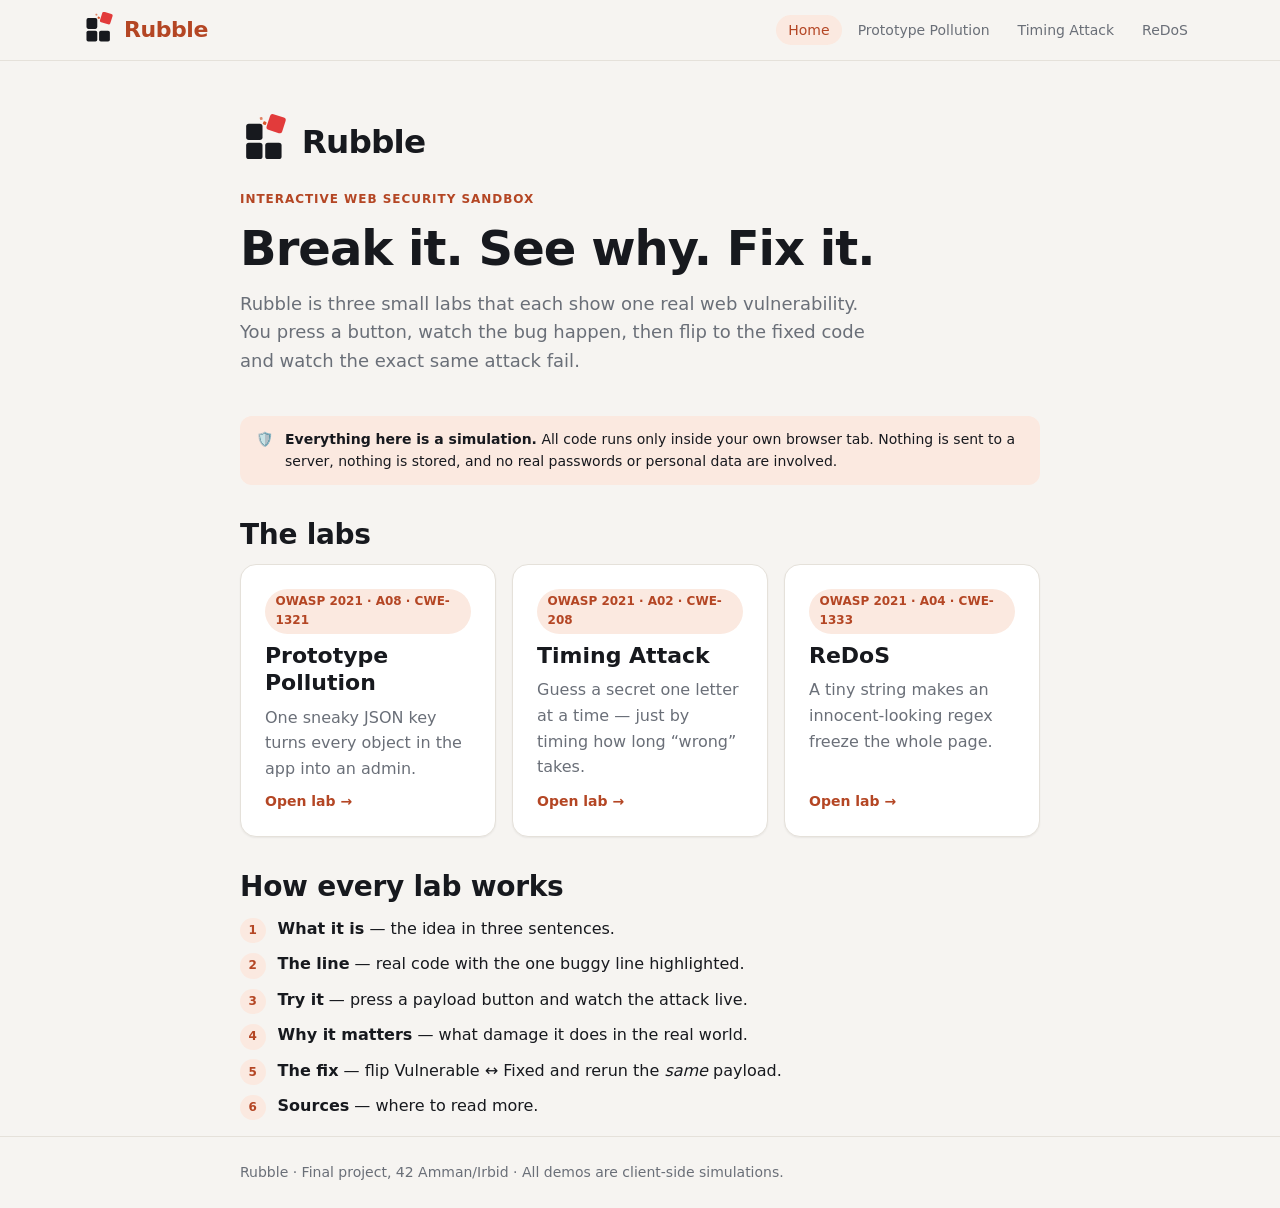
<file: index.html>
<!doctype html>
<html lang="en">
<head>
  <meta charset="utf-8">
  <meta name="viewport" content="width=device-width, initial-scale=1">
  <title>Rubble — Interactive Web Security Sandbox</title>
  <meta name="description" content="Three hands-on, browser-only labs that show how real web vulnerabilities work — and how to fix them.">
  <link rel="icon" href="assets/favicon.svg" type="image/svg+xml">
  <link rel="icon" href="assets/favicon-32.png" sizes="32x32" type="image/png">
  <link rel="apple-touch-icon" href="assets/apple-touch-icon.png">
  <link rel="stylesheet" href="styles.css">
</head>
<body>
  <a class="skip-link" href="#main">Skip to content</a>

  <header class="site-header">
    <div class="container">
      <a class="brand" href="index.html">
        <svg xmlns="http://www.w3.org/2000/svg" class="brand-logo" aria-hidden="true" focusable="false" viewBox="0 0 100 100">
        <rect x="18" y="52" width="30" height="30" rx="5" fill="currentColor"/>
        <rect x="53" y="52" width="30" height="30" rx="5" fill="currentColor"/>
        <rect x="18" y="17" width="30" height="30" rx="5" fill="currentColor"/>
        <rect x="58" y="2" width="30" height="30" rx="5" fill="#e23b3b" transform="rotate(18 73 17)"/>
        <rect x="49" y="13" width="6" height="6" rx="1.5" fill="#d9542b" transform="rotate(22 52 16)"/>
        <rect x="43" y="5" width="5" height="5" rx="1.5" fill="#d9542b" opacity="0.7" transform="rotate(-14 45 7)"/></svg>
        <span class="brand-word">Rubble</span>
      </a>
      <nav class="site-nav" aria-label="Main">
        <ul>
          <li><a href="index.html" aria-current="page">Home</a></li>
          <li><a href="lab-prototype-pollution.html">Prototype Pollution</a></li>
          <li><a href="lab-timing-attack.html">Timing Attack</a></li>
          <li><a href="lab-redos.html">ReDoS</a></li>
        </ul>
      </nav>
    </div>
  </header>

  <main id="main" class="container">
    <section class="hero">
      <svg xmlns="http://www.w3.org/2000/svg" class="hero-logo" role="img" aria-labelledby="hero-logo-title" viewBox="0 0 470 120"><title id="hero-logo-title">Rubble</title><g transform="translate(8,10)">
      <rect x="18" y="52" width="30" height="30" rx="5" fill="currentColor"/>
      <rect x="53" y="52" width="30" height="30" rx="5" fill="currentColor"/>
      <rect x="18" y="17" width="30" height="30" rx="5" fill="currentColor"/>
      <rect x="58" y="2" width="30" height="30" rx="5" fill="#e23b3b" transform="rotate(18 73 17)"/>
      <rect x="49" y="13" width="6" height="6" rx="1.5" fill="#d9542b" transform="rotate(22 52 16)"/>
      <rect x="43" y="5" width="5" height="5" rx="1.5" fill="#d9542b" opacity="0.7" transform="rotate(-14 45 7)"/></g><text x="128" y="80" font-family="DejaVu Sans, Arial, sans-serif" font-weight="700" font-size="60" letter-spacing="-1.5" fill="currentColor">Rubble</text></svg>
      <p class="eyebrow">Interactive Web Security Sandbox</p>
      <h1>Break it. See why. Fix it.</h1>
      <p class="lede">
        Rubble is three small labs that each show one real web vulnerability.
        You press a button, watch the bug happen, then flip to the fixed code
        and watch the exact same attack fail.
      </p>
    </section>

    <div class="callout callout--info" role="note">
      <span aria-hidden="true">🛡️</span>
      <p><strong>Everything here is a simulation.</strong> All code runs only inside
      your own browser tab. Nothing is sent to a server, nothing is stored, and no real
      passwords or personal data are involved.</p>
    </div>

    <h2>The labs</h2>
    <div class="card-grid">
      <a class="lab-card" href="lab-prototype-pollution.html">
        <span class="badge badge--owasp">OWASP 2021 · A08 · CWE-1321</span>
        <h3>Prototype Pollution</h3>
        <p>One sneaky JSON key turns every object in the app into an admin.</p>
        <span class="go">Open lab →</span>
      </a>
      <a class="lab-card" href="lab-timing-attack.html">
        <span class="badge badge--owasp">OWASP 2021 · A02 · CWE-208</span>
        <h3>Timing Attack</h3>
        <p>Guess a secret one letter at a time — just by timing how long “wrong” takes.</p>
        <span class="go">Open lab →</span>
      </a>
      <a class="lab-card" href="lab-redos.html">
        <span class="badge badge--owasp">OWASP 2021 · A04 · CWE-1333</span>
        <h3>ReDoS</h3>
        <p>A tiny string makes an innocent-looking regex freeze the whole page.</p>
        <span class="go">Open lab →</span>
      </a>
    </div>

    <h2>How every lab works</h2>
    <ol class="steps-list">
      <li><span><strong>What it is</strong> — the idea in three sentences.</span></li>
      <li><span><strong>The line</strong> — real code with the one buggy line highlighted.</span></li>
      <li><span><strong>Try it</strong> — press a payload button and watch the attack live.</span></li>
      <li><span><strong>Why it matters</strong> — what damage it does in the real world.</span></li>
      <li><span><strong>The fix</strong> — flip Vulnerable ↔ Fixed and rerun the <em>same</em> payload.</span></li>
      <li><span><strong>Sources</strong> — where to read more.</span></li>
    </ol>
  </main>

  <footer class="site-footer">
    <div class="container">
      <p>Rubble · Final project, 42 Amman/Irbid · All demos are client-side simulations.</p>
    </div>
  </footer>
</body>
</html>
</file>
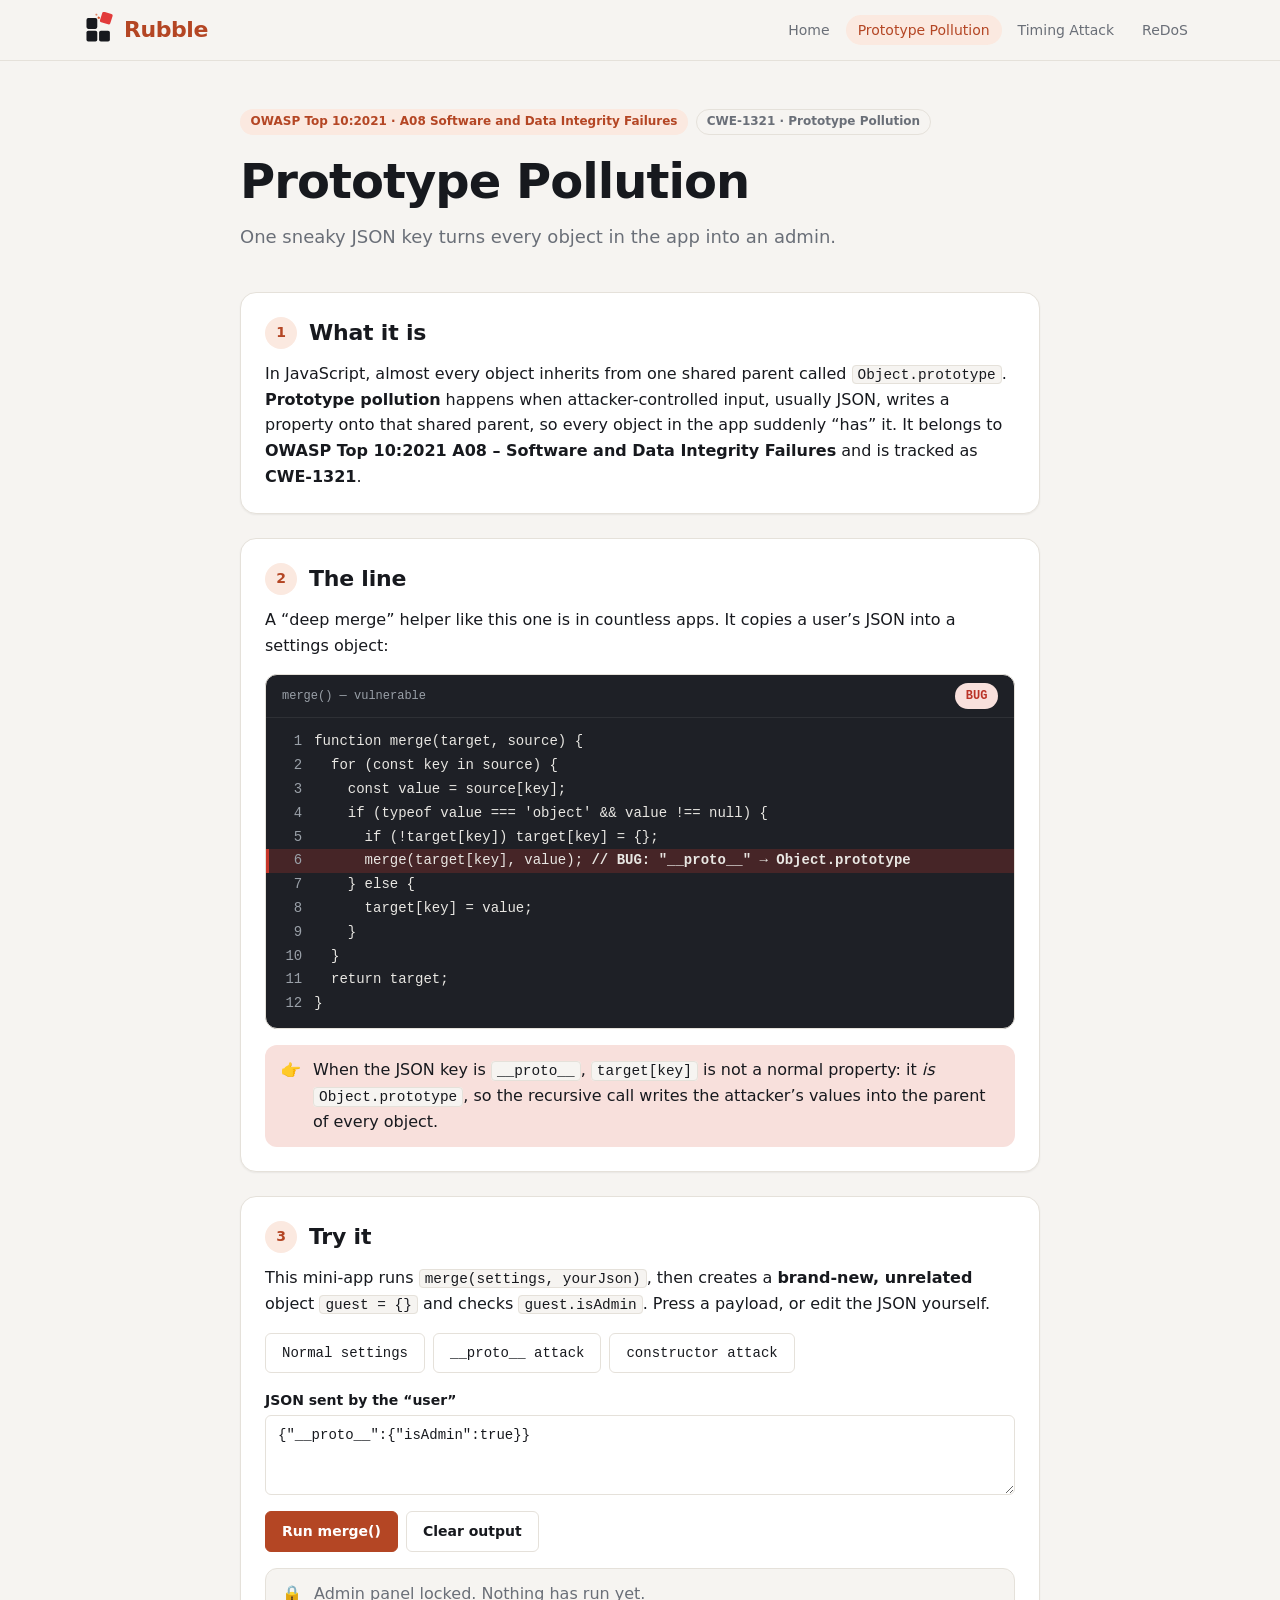
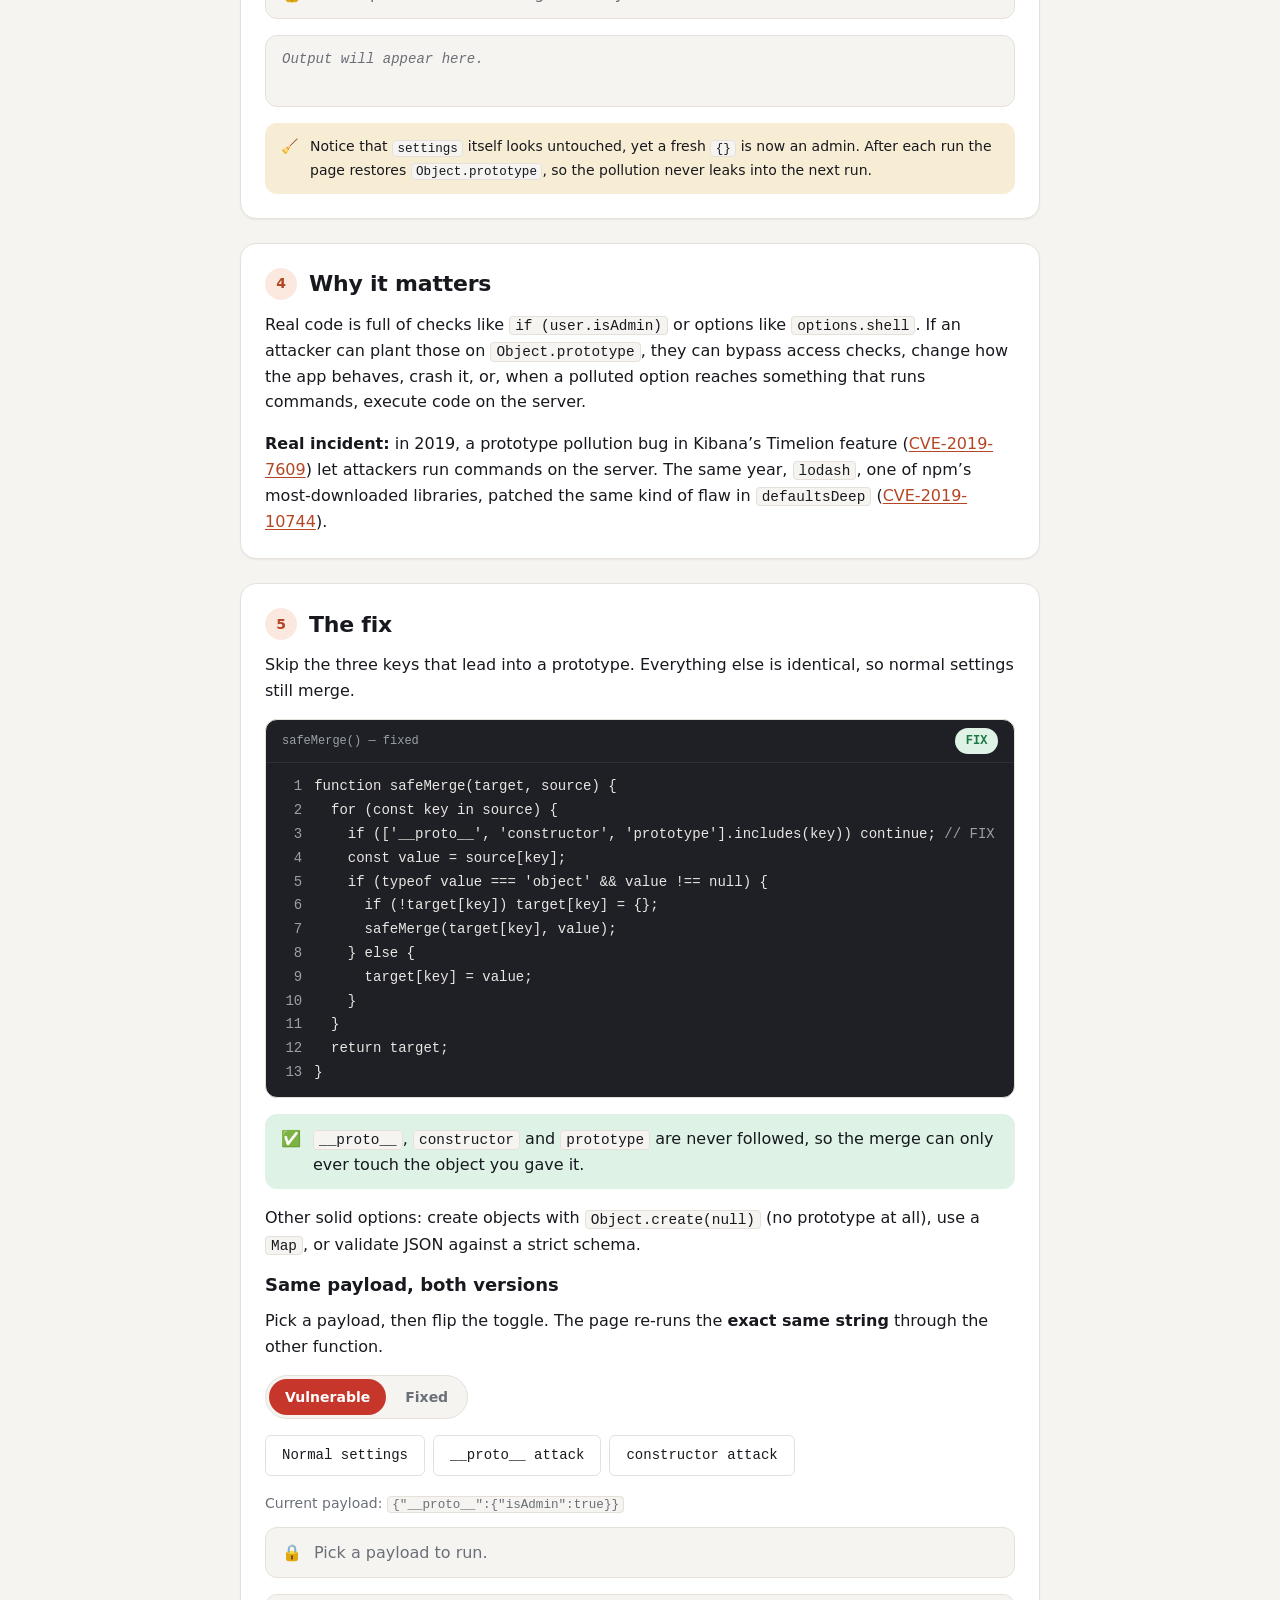
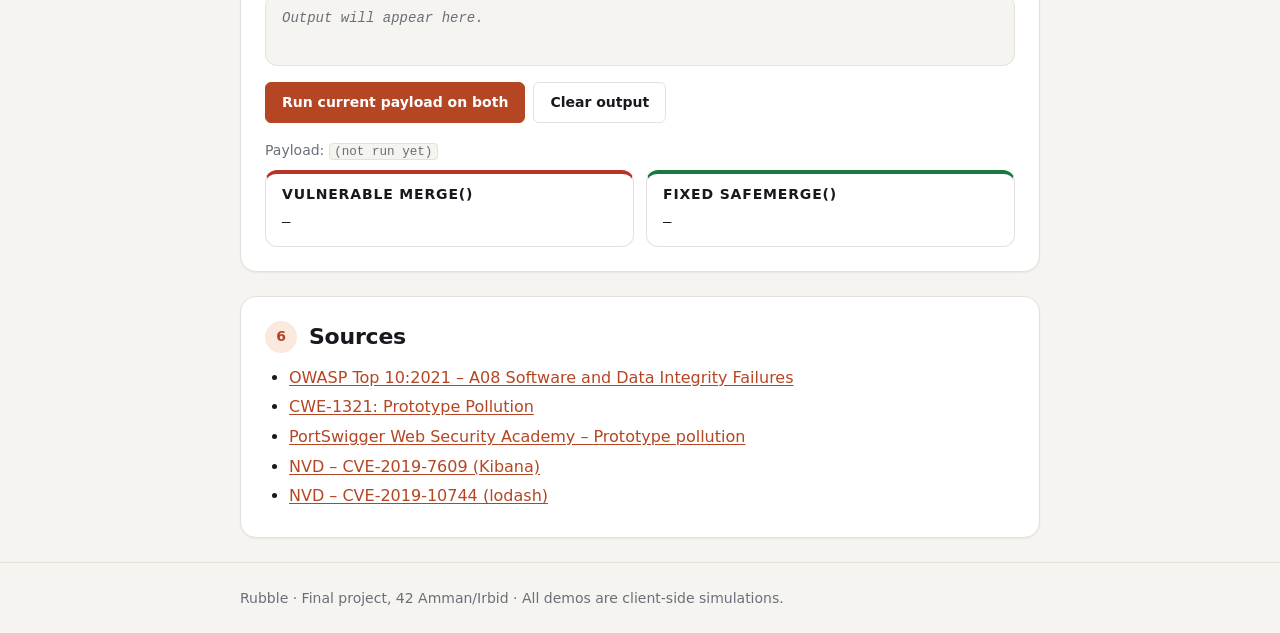
<file: lab-prototype-pollution.html>
<!doctype html>
<html lang="en">
<head>
  <meta charset="utf-8">
  <meta name="viewport" content="width=device-width, initial-scale=1">
  <title>Prototype Pollution — Rubble</title>
  <meta name="description" content="One sneaky JSON key turns every object in the app into an admin.">
  <link rel="icon" href="assets/favicon.svg" type="image/svg+xml">
  <link rel="icon" href="assets/favicon-32.png" sizes="32x32" type="image/png">
  <link rel="apple-touch-icon" href="assets/apple-touch-icon.png">
  <link rel="stylesheet" href="styles.css">
</head>
<body>
  <a class="skip-link" href="#main">Skip to content</a>

  <header class="site-header">
    <div class="container">
      <a class="brand" href="index.html">
        <svg xmlns="http://www.w3.org/2000/svg" class="brand-logo" aria-hidden="true" focusable="false" viewBox="0 0 100 100">
        <rect x="18" y="52" width="30" height="30" rx="5" fill="currentColor"/>
        <rect x="53" y="52" width="30" height="30" rx="5" fill="currentColor"/>
        <rect x="18" y="17" width="30" height="30" rx="5" fill="currentColor"/>
        <rect x="58" y="2" width="30" height="30" rx="5" fill="#e23b3b" transform="rotate(18 73 17)"/>
        <rect x="49" y="13" width="6" height="6" rx="1.5" fill="#d9542b" transform="rotate(22 52 16)"/>
        <rect x="43" y="5" width="5" height="5" rx="1.5" fill="#d9542b" opacity="0.7" transform="rotate(-14 45 7)"/></svg>
        <span class="brand-word">Rubble</span>
      </a>
      <nav class="site-nav" aria-label="Main">
        <ul>
          <li><a href="index.html">Home</a></li>
          <li><a href="lab-prototype-pollution.html" aria-current="page">Prototype Pollution</a></li>
          <li><a href="lab-timing-attack.html">Timing Attack</a></li>
          <li><a href="lab-redos.html">ReDoS</a></li>
        </ul>
      </nav>
    </div>
  </header>

  <main id="main" class="container">
    <section class="hero">
      <div class="badges">
        <span class="badge badge--owasp">OWASP Top 10:2021 · A08 Software and Data Integrity Failures</span>
        <span class="badge">CWE-1321 · Prototype Pollution</span>
      </div>
      <h1>Prototype Pollution</h1>
      <p class="lede">One sneaky JSON key turns every object in the app into an admin.</p>
    </section>

    <section class="lab-section" id="what" aria-labelledby="what-h">
      <h2 id="what-h"><span class="step">1</span> What it is</h2>
      <p>In JavaScript, almost every object inherits from one shared parent called
      <code>Object.prototype</code>. <strong>Prototype pollution</strong> happens when attacker-controlled
      input, usually JSON, writes a property onto that shared parent, so every object in the app suddenly
      “has” it. It belongs to <strong>OWASP Top 10:2021 A08 – Software and Data Integrity Failures</strong>
      and is tracked as <strong>CWE-1321</strong>.</p>
    </section>

    <section class="lab-section" id="line" aria-labelledby="line-h">
      <h2 id="line-h"><span class="step">2</span> The line</h2>
      <p>A “deep merge” helper like this one is in countless apps. It copies a user’s JSON into a settings object:</p>
      <figure class="code">
        <figcaption><span>merge() — vulnerable</span> <span class="badge badge--danger">BUG</span></figcaption>
        <pre><code data-source="merge"></code></pre>
      </figure>
      <p class="why-line"><span aria-hidden="true">👉</span> <span>When the JSON key is <code>__proto__</code>,
      <code>target[key]</code> is not a normal property: it <em>is</em> <code>Object.prototype</code>,
      so the recursive call writes the attacker’s values into the parent of every object.</span></p>
    </section>

    <section class="lab-section" id="try" aria-labelledby="try-h">
      <h2 id="try-h"><span class="step">3</span> Try it</h2>
      <p>This mini-app runs <code>merge(settings, yourJson)</code>, then creates a <strong>brand-new,
      unrelated</strong> object <code>guest = {}</code> and checks <code>guest.isAdmin</code>.
      Press a payload, or edit the JSON yourself.</p>
      <div class="btn-row" id="pp-try-payloads" aria-label="Payloads"></div>
      <div class="field">
        <label for="pp-input">JSON sent by the “user”</label>
        <textarea id="pp-input" class="input" spellcheck="false">{"__proto__":{"isAdmin":true}}</textarea>
      </div>
      <div class="btn-row">
        <button type="button" class="btn btn--primary" id="pp-run">Run merge()</button>
        <button type="button" class="btn" id="pp-try-clear" aria-label="Clear output — Try it">Clear output</button>
      </div>
      <div class="status" id="pp-try-status" role="status">
        <span aria-hidden="true">🔒</span> <span>Admin panel locked. Nothing has run yet.</span>
      </div>
      <div class="console" id="pp-try-log" role="log" aria-live="polite"></div>
      <p class="callout" role="note"><span aria-hidden="true">🧹</span> <span>Notice that <code>settings</code>
      itself looks untouched, yet a fresh <code>{}</code> is now an admin. After each run the page restores
      <code>Object.prototype</code>, so the pollution never leaks into the next run.</span></p>
    </section>

    <section class="lab-section" id="impact" aria-labelledby="impact-h">
      <h2 id="impact-h"><span class="step">4</span> Why it matters</h2>
      <p>Real code is full of checks like <code>if (user.isAdmin)</code> or options like
      <code>options.shell</code>. If an attacker can plant those on <code>Object.prototype</code>, they can
      bypass access checks, change how the app behaves, crash it, or, when a polluted option reaches
      something that runs commands, execute code on the server.</p>
      <p><strong>Real incident:</strong> in 2019, a prototype pollution bug in Kibana’s Timelion feature
      (<a href="https://nvd.nist.gov/vuln/detail/CVE-2019-7609">CVE-2019-7609</a>) let attackers run
      commands on the server. The same year, <code>lodash</code>, one of npm’s most-downloaded libraries,
      patched the same kind of flaw in <code>defaultsDeep</code>
      (<a href="https://nvd.nist.gov/vuln/detail/CVE-2019-10744">CVE-2019-10744</a>).</p>
    </section>

    <section class="lab-section" id="fix" aria-labelledby="fix-h">
      <h2 id="fix-h"><span class="step">5</span> The fix</h2>
      <p>Skip the three keys that lead into a prototype. Everything else is identical, so normal settings
      still merge.</p>
      <figure class="code">
        <figcaption><span>safeMerge() — fixed</span> <span class="badge badge--safe">FIX</span></figcaption>
        <pre><code data-source="safeMerge"></code></pre>
      </figure>
      <p class="why-line is-fix"><span aria-hidden="true">✅</span> <span><code>__proto__</code>,
      <code>constructor</code> and <code>prototype</code> are never followed, so the merge can only ever
      touch the object you gave it.</span></p>
      <p>Other solid options: create objects with <code>Object.create(null)</code> (no prototype at all),
      use a <code>Map</code>, or validate JSON against a strict schema.</p>

      <h3>Same payload, both versions</h3>
      <p>Pick a payload, then flip the toggle. The page re-runs the <strong>exact same string</strong>
      through the other function.</p>
      <div class="mode-toggle" id="pp-toggle" role="group" aria-label="Which merge() to run">
        <button type="button" data-mode="vulnerable" aria-pressed="true">Vulnerable</button>
        <button type="button" data-mode="fixed" aria-pressed="false">Fixed</button>
      </div>
      <div class="btn-row" id="pp-fix-payloads" aria-label="Payloads"></div>
      <p class="current-payload">Current payload: <code id="pp-fix-current"></code></p>
      <div class="status" id="pp-fix-status" role="status">
        <span aria-hidden="true">🔒</span> <span>Pick a payload to run.</span>
      </div>
      <div class="console" id="pp-fix-log" role="log" aria-live="polite"></div>
      <div class="btn-row">
        <button type="button" class="btn btn--primary" id="pp-both">Run current payload on both</button>
        <button type="button" class="btn" id="pp-fix-clear" aria-label="Clear output — The fix">Clear output</button>
      </div>
      <p class="compare-caption">Payload: <code id="pp-both-payload">(not run yet)</code></p>
      <div class="compare" aria-live="polite">
        <div class="result-card is-vuln"><h3>Vulnerable merge()</h3><div class="result-body" id="pp-both-vuln">—</div></div>
        <div class="result-card is-fixed"><h3>Fixed safeMerge()</h3><div class="result-body" id="pp-both-fixed">—</div></div>
      </div>
    </section>

    <section class="lab-section" id="sources" aria-labelledby="sources-h">
      <h2 id="sources-h"><span class="step">6</span> Sources</h2>
      <ul class="sources">
        <li><a href="https://top10.owasp.org/A08_2021-Software_and_Data_Integrity_Failures/">OWASP Top 10:2021 – A08 Software and Data Integrity Failures</a></li>
        <li><a href="https://cwe.mitre.org/data/definitions/1321.html">CWE-1321: Prototype Pollution</a></li>
        <li><a href="https://portswigger.net/web-security/prototype-pollution">PortSwigger Web Security Academy – Prototype pollution</a></li>
        <li><a href="https://nvd.nist.gov/vuln/detail/CVE-2019-7609">NVD – CVE-2019-7609 (Kibana)</a></li>
        <li><a href="https://nvd.nist.gov/vuln/detail/CVE-2019-10744">NVD – CVE-2019-10744 (lodash)</a></li>
      </ul>
    </section>
  </main>

  <footer class="site-footer">
    <div class="container">
      <p>Rubble · Final project, 42 Amman/Irbid · All demos are client-side simulations.</p>
    </div>
  </footer>

  <script src="js/common.js" defer></script>
  <script src="js/lab-prototype-pollution.js" defer></script>
</body>
</html>
</file>
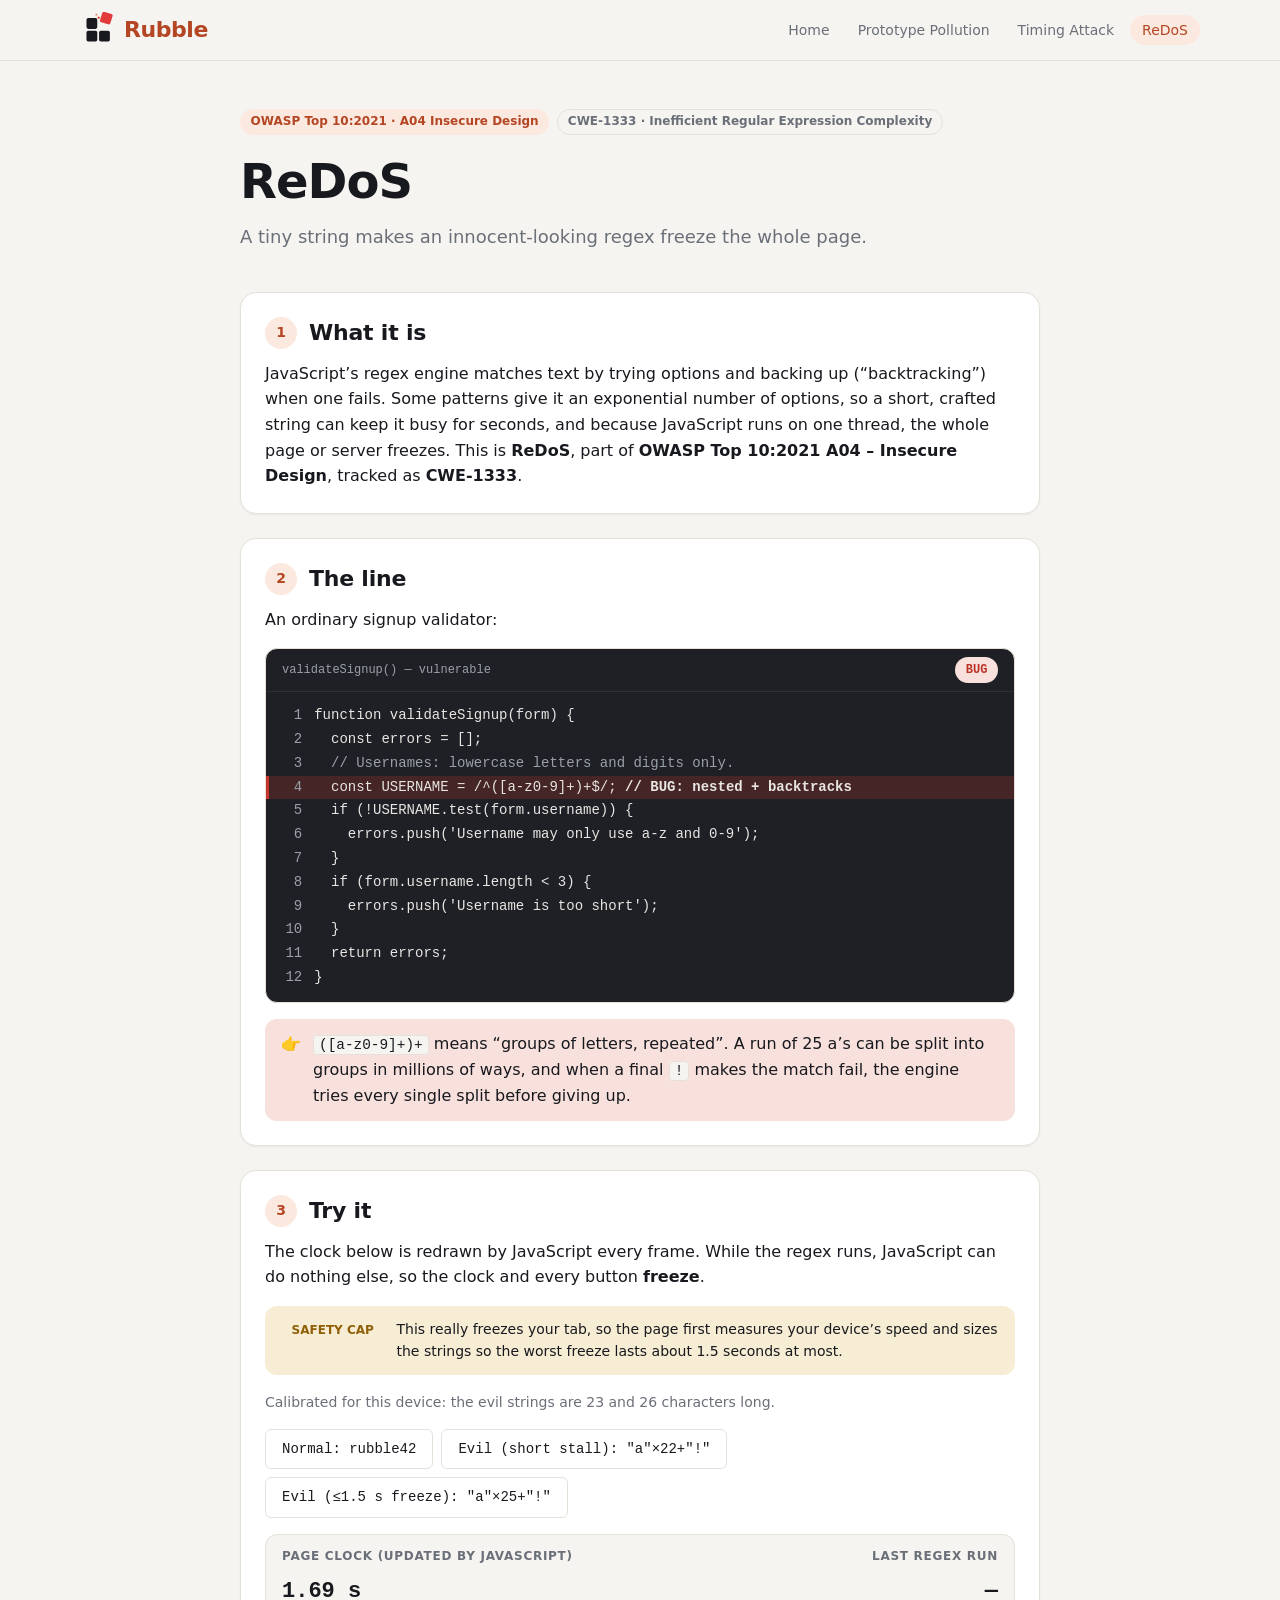
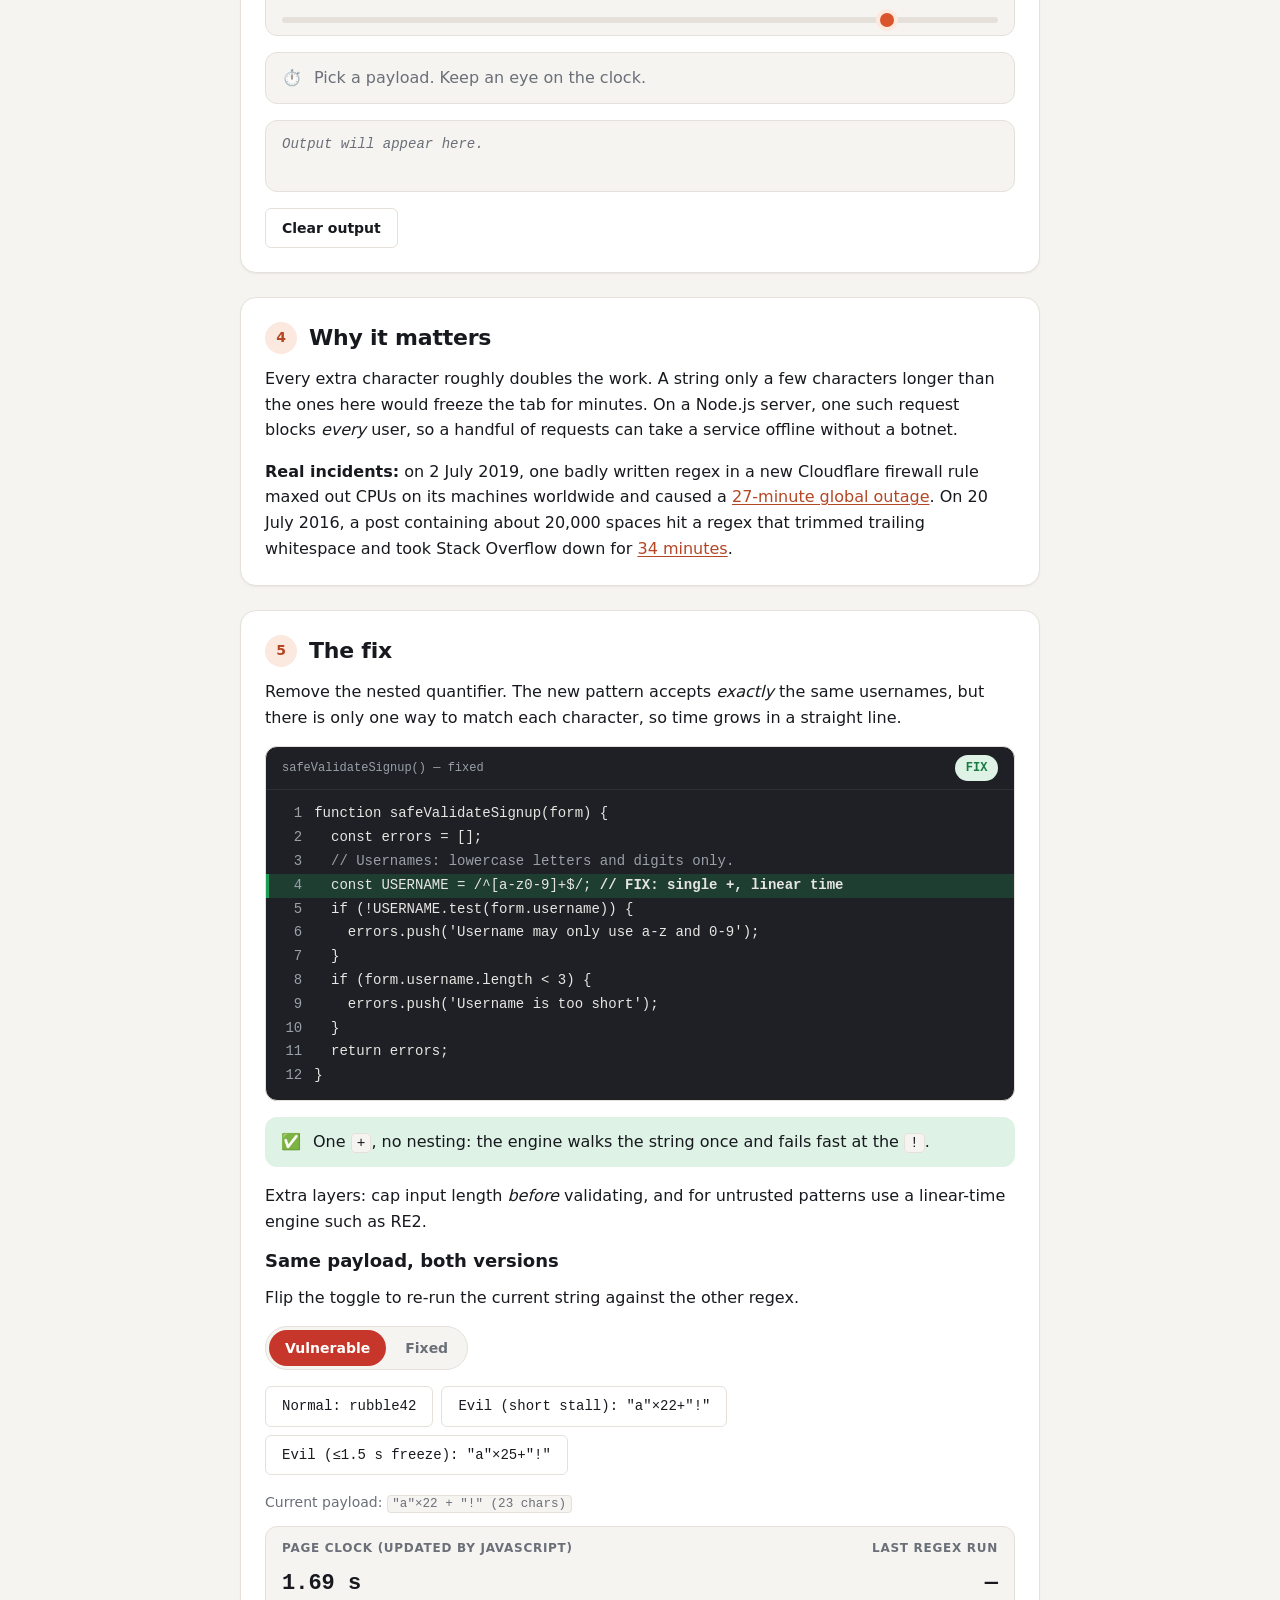
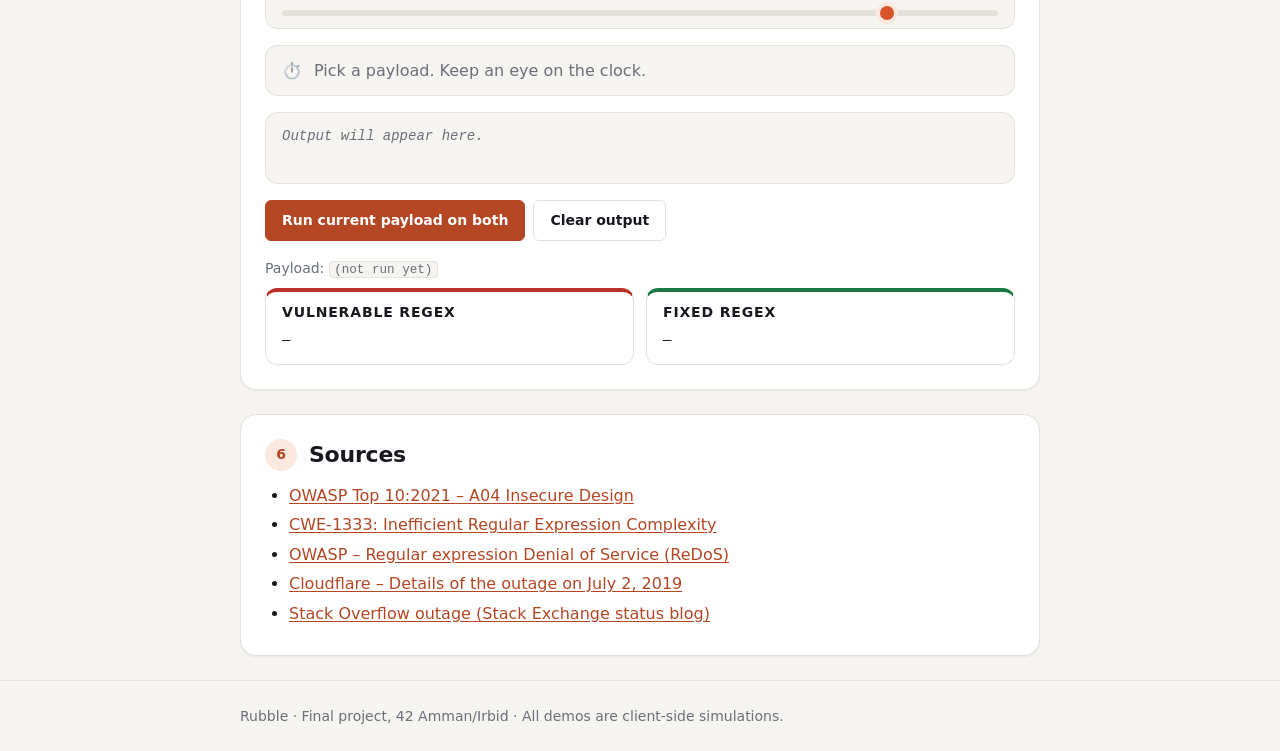
<file: lab-redos.html>
<!doctype html>
<html lang="en">
<head>
  <meta charset="utf-8">
  <meta name="viewport" content="width=device-width, initial-scale=1">
  <title>ReDoS — Rubble</title>
  <meta name="description" content="A tiny string makes an innocent-looking regex freeze the whole page.">
  <link rel="icon" href="assets/favicon.svg" type="image/svg+xml">
  <link rel="icon" href="assets/favicon-32.png" sizes="32x32" type="image/png">
  <link rel="apple-touch-icon" href="assets/apple-touch-icon.png">
  <link rel="stylesheet" href="styles.css">
</head>
<body>
  <a class="skip-link" href="#main">Skip to content</a>

  <header class="site-header">
    <div class="container">
      <a class="brand" href="index.html">
        <svg xmlns="http://www.w3.org/2000/svg" class="brand-logo" aria-hidden="true" focusable="false" viewBox="0 0 100 100">
        <rect x="18" y="52" width="30" height="30" rx="5" fill="currentColor"/>
        <rect x="53" y="52" width="30" height="30" rx="5" fill="currentColor"/>
        <rect x="18" y="17" width="30" height="30" rx="5" fill="currentColor"/>
        <rect x="58" y="2" width="30" height="30" rx="5" fill="#e23b3b" transform="rotate(18 73 17)"/>
        <rect x="49" y="13" width="6" height="6" rx="1.5" fill="#d9542b" transform="rotate(22 52 16)"/>
        <rect x="43" y="5" width="5" height="5" rx="1.5" fill="#d9542b" opacity="0.7" transform="rotate(-14 45 7)"/></svg>
        <span class="brand-word">Rubble</span>
      </a>
      <nav class="site-nav" aria-label="Main">
        <ul>
          <li><a href="index.html">Home</a></li>
          <li><a href="lab-prototype-pollution.html">Prototype Pollution</a></li>
          <li><a href="lab-timing-attack.html">Timing Attack</a></li>
          <li><a href="lab-redos.html" aria-current="page">ReDoS</a></li>
        </ul>
      </nav>
    </div>
  </header>

  <main id="main" class="container">
    <section class="hero">
      <div class="badges">
        <span class="badge badge--owasp">OWASP Top 10:2021 · A04 Insecure Design</span>
        <span class="badge">CWE-1333 · Inefficient Regular Expression Complexity</span>
      </div>
      <h1>ReDoS</h1>
      <p class="lede">A tiny string makes an innocent-looking regex freeze the whole page.</p>
    </section>

    <section class="lab-section" id="what" aria-labelledby="what-h">
      <h2 id="what-h"><span class="step">1</span> What it is</h2>
      <p>JavaScript’s regex engine matches text by trying options and backing up (“backtracking”) when one
      fails. Some patterns give it an exponential number of options, so a short, crafted string can keep it
      busy for seconds, and because JavaScript runs on one thread, the whole page or server freezes.
      This is <strong>ReDoS</strong>, part of <strong>OWASP Top 10:2021 A04 – Insecure Design</strong>,
      tracked as <strong>CWE-1333</strong>.</p>
    </section>

    <section class="lab-section" id="line" aria-labelledby="line-h">
      <h2 id="line-h"><span class="step">2</span> The line</h2>
      <p>An ordinary signup validator:</p>
      <figure class="code">
        <figcaption><span>validateSignup() — vulnerable</span> <span class="badge badge--danger">BUG</span></figcaption>
        <pre><code data-source="validateSignup"></code></pre>
      </figure>
      <p class="why-line"><span aria-hidden="true">👉</span> <span><code>([a-z0-9]+)+</code> means
      “groups of letters, repeated”. A run of 25 a’s can be split into groups in millions of ways, and when
      a final <code>!</code> makes the match fail, the engine tries every single split before giving up.</span></p>
    </section>

    <section class="lab-section" id="try" aria-labelledby="try-h">
      <h2 id="try-h"><span class="step">3</span> Try it</h2>
      <p>The clock below is redrawn by JavaScript every frame. While the regex runs, JavaScript can do
      nothing else, so the clock and every button <strong>freeze</strong>.</p>
      <p class="callout" role="note"><span class="badge badge--warn">SAFETY CAP</span> <span>This really
      freezes your tab, so the page first measures your device’s speed and sizes the strings so the worst
      freeze lasts about 1.5&nbsp;seconds at most.</span></p>
      <p class="calibration" id="rd-calibration">Calibrating for this device…</p>
      <div class="btn-row" id="rd-try-payloads" aria-label="Payloads"></div>
      <div class="freeze-meter" aria-hidden="true">
        <span class="label">Page clock (updated by JavaScript)</span>
        <span class="label" style="text-align:right">Last regex run</span>
        <span class="heartbeat-clock">0.00 s</span>
        <span class="regex-timer" id="rd-try-timer">—</span>
        <div class="heartbeat-track"><span class="heartbeat-dot"></span></div>
      </div>
      <div class="status" id="rd-try-status" role="status">
        <span aria-hidden="true">⏱️</span> <span>Pick a payload. Keep an eye on the clock.</span>
      </div>
      <div class="console" id="rd-try-log" role="log" aria-live="polite"></div>
      <div class="btn-row"><button type="button" class="btn" id="rd-try-clear" aria-label="Clear output — Try it">Clear output</button></div>
    </section>

    <section class="lab-section" id="impact" aria-labelledby="impact-h">
      <h2 id="impact-h"><span class="step">4</span> Why it matters</h2>
      <p>Every extra character roughly doubles the work. A string only a few characters longer than the
      ones here would freeze the tab for minutes. On a Node.js server, one such request blocks
      <em>every</em> user, so a handful of requests can take a service offline without a botnet.</p>
      <p><strong>Real incidents:</strong> on 2 July 2019, one badly written regex in a new Cloudflare firewall
      rule maxed out CPUs on its machines worldwide and caused a
      <a href="https://blog.cloudflare.com/details-of-the-cloudflare-outage-on-july-2-2019/">27-minute global outage</a>.
      On 20 July 2016, a post containing about 20,000 spaces hit a regex that trimmed trailing whitespace
      and took Stack Overflow down for
      <a href="https://stackstatus.tumblr.com/post/147710624694/outage-postmortem-july-20-2016">34 minutes</a>.</p>
    </section>

    <section class="lab-section" id="fix" aria-labelledby="fix-h">
      <h2 id="fix-h"><span class="step">5</span> The fix</h2>
      <p>Remove the nested quantifier. The new pattern accepts <em>exactly</em> the same usernames, but
      there is only one way to match each character, so time grows in a straight line.</p>
      <figure class="code">
        <figcaption><span>safeValidateSignup() — fixed</span> <span class="badge badge--safe">FIX</span></figcaption>
        <pre><code data-source="safeValidateSignup"></code></pre>
      </figure>
      <p class="why-line is-fix"><span aria-hidden="true">✅</span> <span>One <code>+</code>, no nesting:
      the engine walks the string once and fails fast at the <code>!</code>.</span></p>
      <p>Extra layers: cap input length <em>before</em> validating, and for untrusted patterns use a
      linear-time engine such as RE2.</p>

      <h3>Same payload, both versions</h3>
      <p>Flip the toggle to re-run the current string against the other regex.</p>
      <div class="mode-toggle" id="rd-toggle" role="group" aria-label="Which validator to run">
        <button type="button" data-mode="vulnerable" aria-pressed="true">Vulnerable</button>
        <button type="button" data-mode="fixed" aria-pressed="false">Fixed</button>
      </div>
      <div class="btn-row" id="rd-fix-payloads" aria-label="Payloads"></div>
      <p class="current-payload">Current payload: <code id="rd-fix-current">…</code></p>
      <div class="freeze-meter" aria-hidden="true">
        <span class="label">Page clock (updated by JavaScript)</span>
        <span class="label" style="text-align:right">Last regex run</span>
        <span class="heartbeat-clock">0.00 s</span>
        <span class="regex-timer" id="rd-fix-timer">—</span>
        <div class="heartbeat-track"><span class="heartbeat-dot"></span></div>
      </div>
      <div class="status" id="rd-fix-status" role="status">
        <span aria-hidden="true">⏱️</span> <span>Pick a payload. Keep an eye on the clock.</span>
      </div>
      <div class="console" id="rd-fix-log" role="log" aria-live="polite"></div>
      <div class="btn-row">
        <button type="button" class="btn btn--primary" id="rd-both">Run current payload on both</button>
        <button type="button" class="btn" id="rd-fix-clear" aria-label="Clear output — The fix">Clear output</button>
      </div>
      <p class="compare-caption">Payload: <code id="rd-both-payload">(not run yet)</code></p>
      <div class="compare" aria-live="polite">
        <div class="result-card is-vuln"><h3>Vulnerable regex</h3><div class="result-body" id="rd-both-vuln">—</div></div>
        <div class="result-card is-fixed"><h3>Fixed regex</h3><div class="result-body" id="rd-both-fixed">—</div></div>
      </div>
    </section>

    <section class="lab-section" id="sources" aria-labelledby="sources-h">
      <h2 id="sources-h"><span class="step">6</span> Sources</h2>
      <ul class="sources">
        <li><a href="https://top10.owasp.org/A04_2021-Insecure_Design/">OWASP Top 10:2021 – A04 Insecure Design</a></li>
        <li><a href="https://cwe.mitre.org/data/definitions/1333.html">CWE-1333: Inefficient Regular Expression Complexity</a></li>
        <li><a href="https://community.owasp.org/attacks/Regular_expression_Denial_of_Service_-_ReDoS">OWASP – Regular expression Denial of Service (ReDoS)</a></li>
        <li><a href="https://blog.cloudflare.com/details-of-the-cloudflare-outage-on-july-2-2019/">Cloudflare – Details of the outage on July 2, 2019</a></li>
        <li><a href="https://stackstatus.tumblr.com/post/147710624694/outage-postmortem-july-20-2016">Stack Overflow outage (Stack Exchange status blog)</a></li>
      </ul>
    </section>
  </main>

  <footer class="site-footer">
    <div class="container">
      <p>Rubble · Final project, 42 Amman/Irbid · All demos are client-side simulations.</p>
    </div>
  </footer>

  <script src="js/common.js" defer></script>
  <script src="js/lab-redos.js" defer></script>
</body>
</html>
</file>
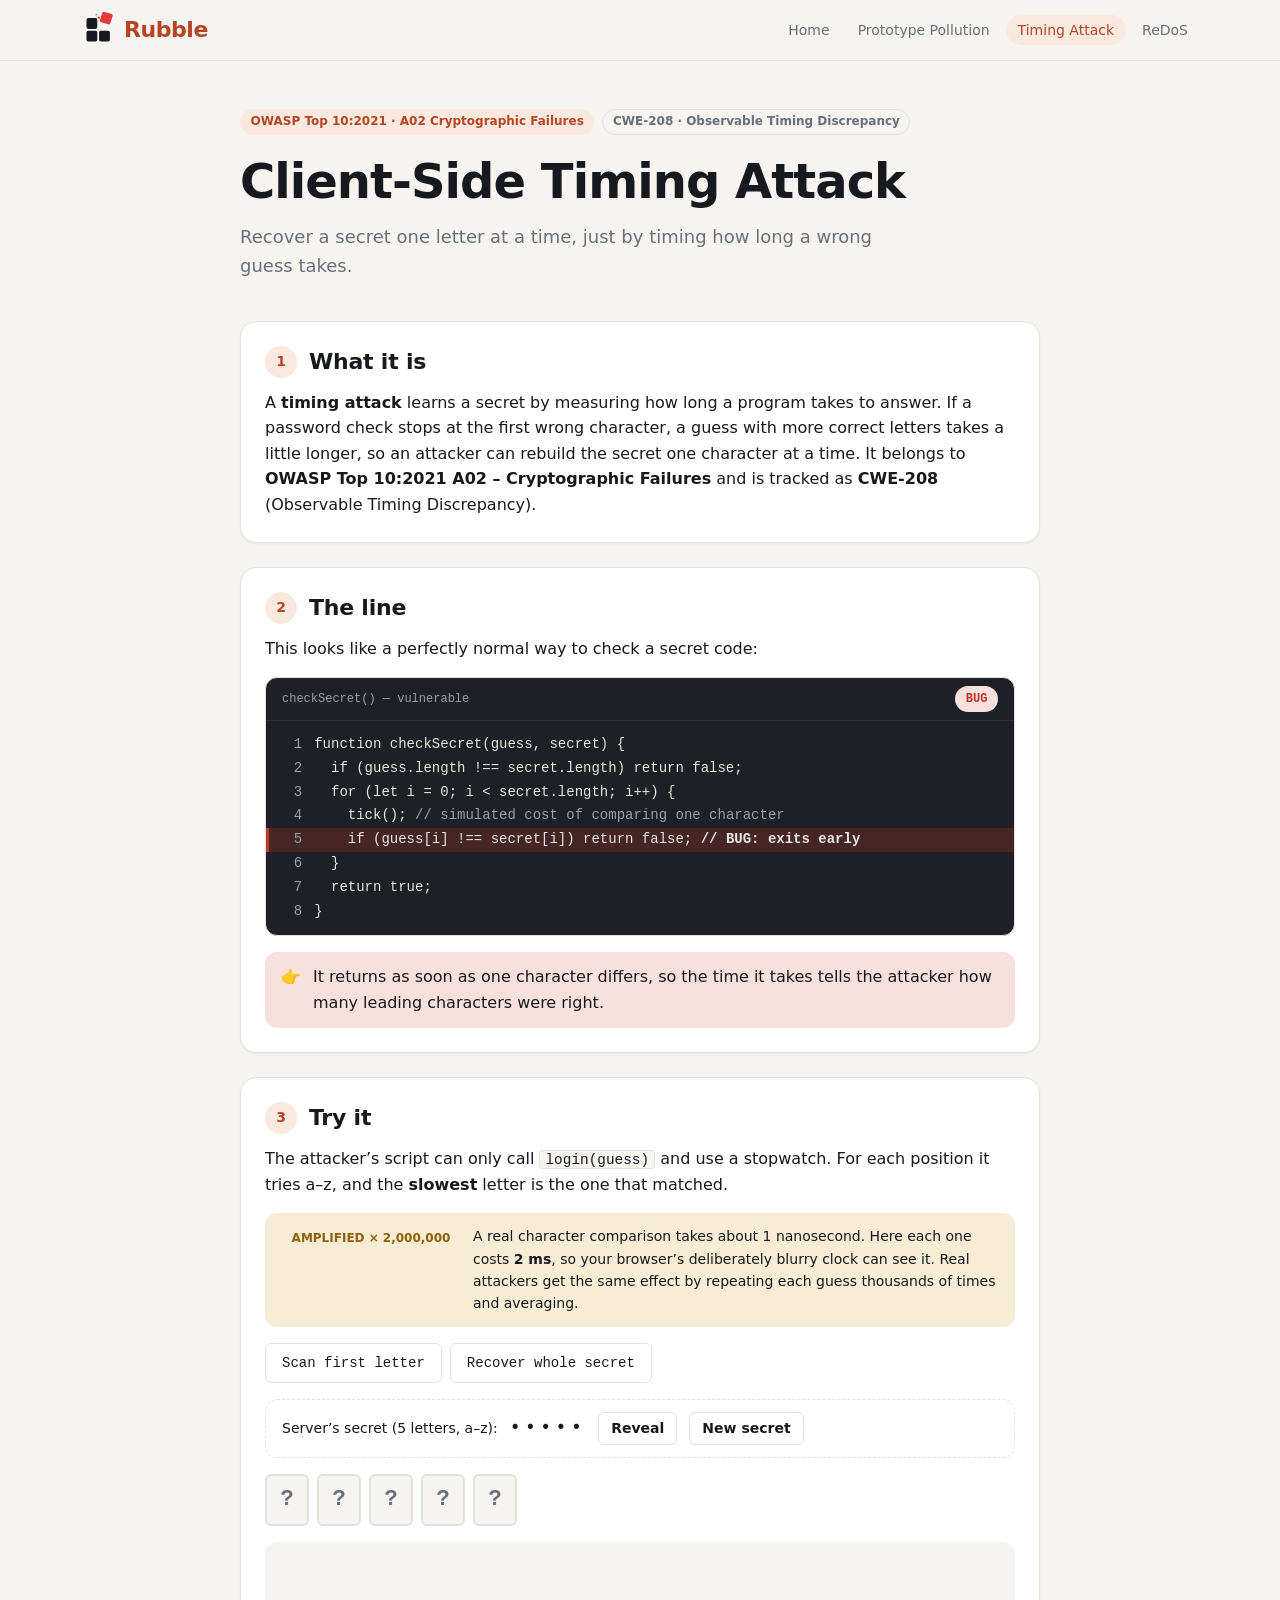
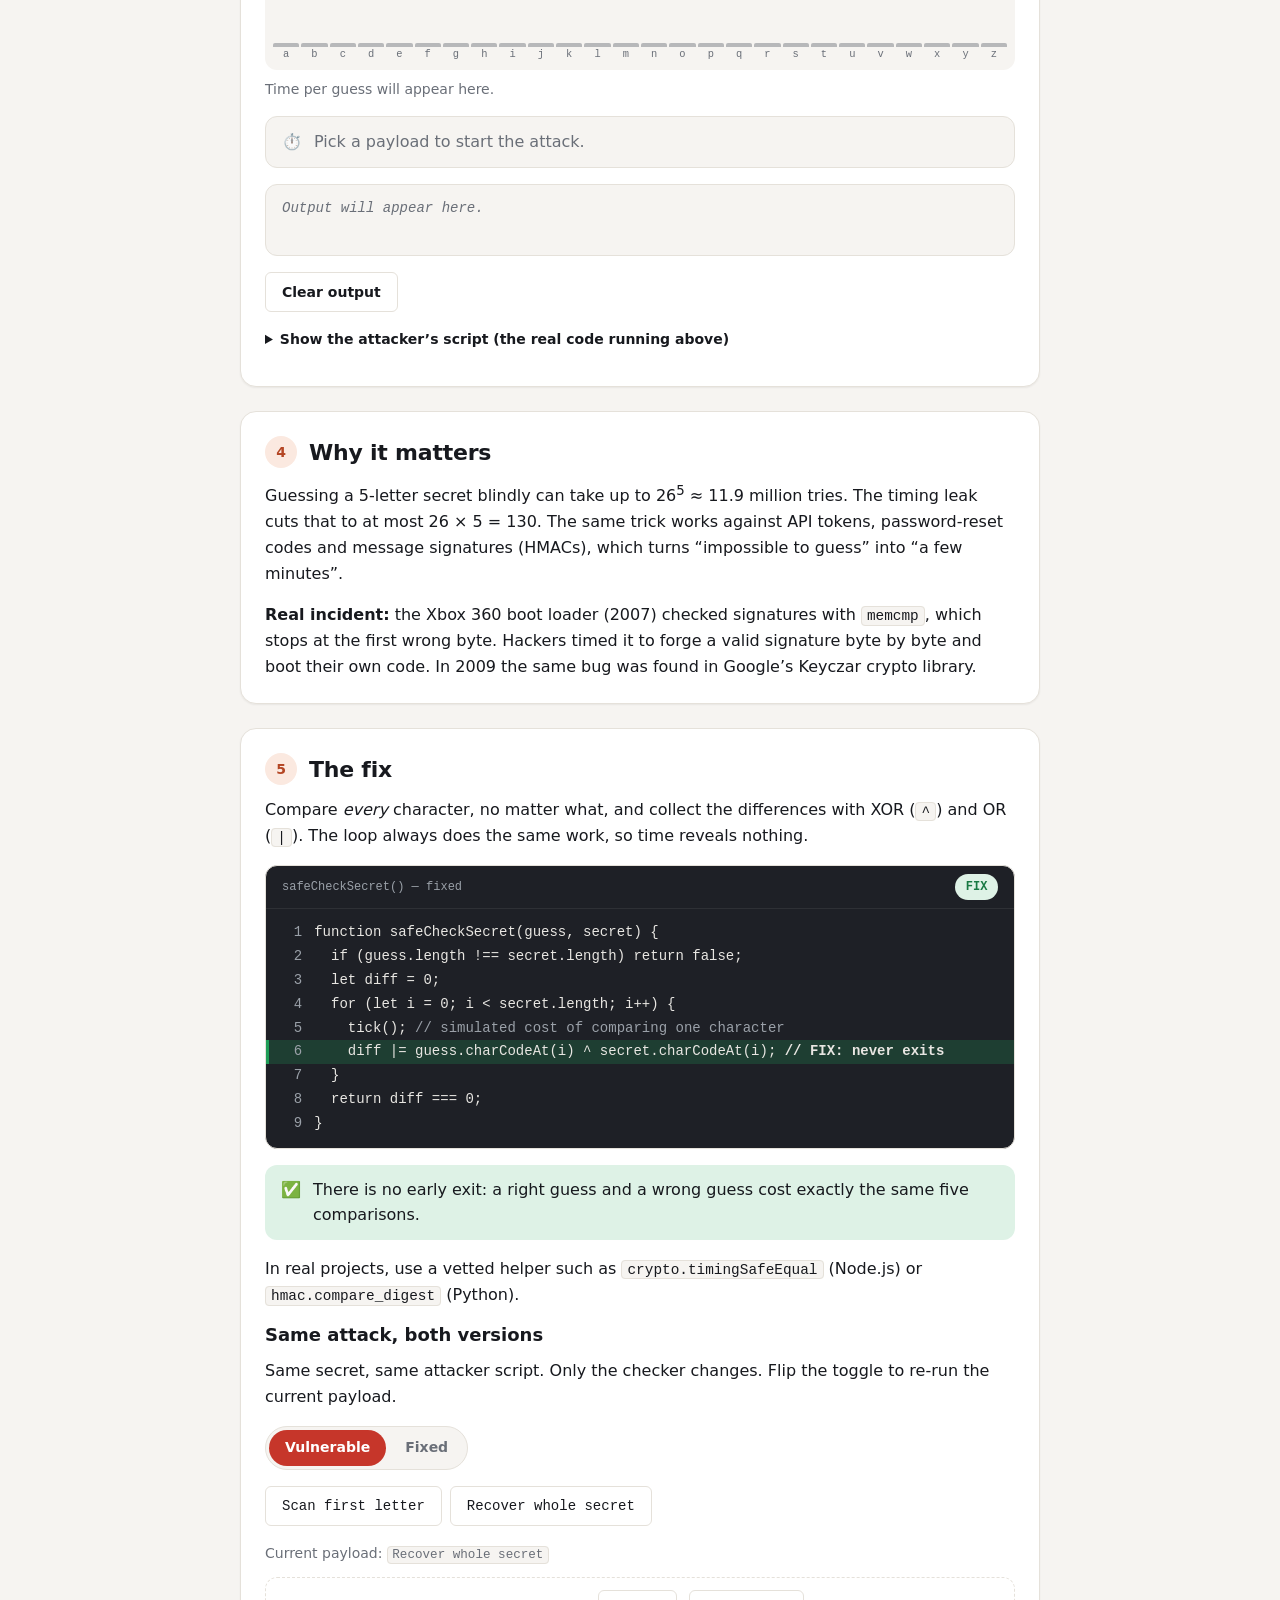
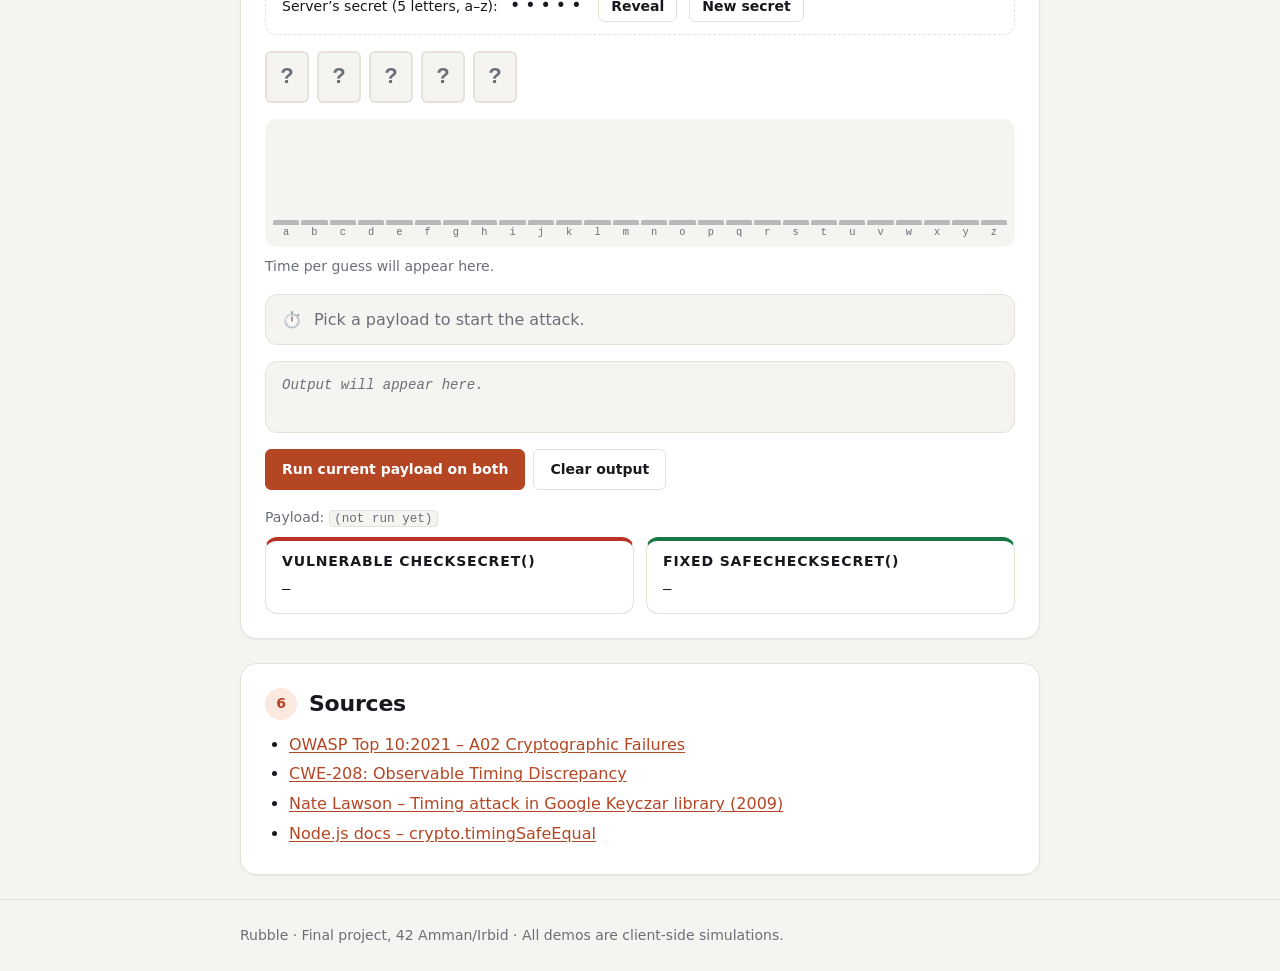
<file: lab-timing-attack.html>
<!doctype html>
<html lang="en">
<head>
  <meta charset="utf-8">
  <meta name="viewport" content="width=device-width, initial-scale=1">
  <title>Client-Side Timing Attack — Rubble</title>
  <meta name="description" content="Recover a secret one letter at a time, just by timing how long a wrong guess takes.">
  <link rel="icon" href="assets/favicon.svg" type="image/svg+xml">
  <link rel="icon" href="assets/favicon-32.png" sizes="32x32" type="image/png">
  <link rel="apple-touch-icon" href="assets/apple-touch-icon.png">
  <link rel="stylesheet" href="styles.css">
</head>
<body>
  <a class="skip-link" href="#main">Skip to content</a>

  <header class="site-header">
    <div class="container">
      <a class="brand" href="index.html">
        <svg xmlns="http://www.w3.org/2000/svg" class="brand-logo" aria-hidden="true" focusable="false" viewBox="0 0 100 100">
        <rect x="18" y="52" width="30" height="30" rx="5" fill="currentColor"/>
        <rect x="53" y="52" width="30" height="30" rx="5" fill="currentColor"/>
        <rect x="18" y="17" width="30" height="30" rx="5" fill="currentColor"/>
        <rect x="58" y="2" width="30" height="30" rx="5" fill="#e23b3b" transform="rotate(18 73 17)"/>
        <rect x="49" y="13" width="6" height="6" rx="1.5" fill="#d9542b" transform="rotate(22 52 16)"/>
        <rect x="43" y="5" width="5" height="5" rx="1.5" fill="#d9542b" opacity="0.7" transform="rotate(-14 45 7)"/></svg>
        <span class="brand-word">Rubble</span>
      </a>
      <nav class="site-nav" aria-label="Main">
        <ul>
          <li><a href="index.html">Home</a></li>
          <li><a href="lab-prototype-pollution.html">Prototype Pollution</a></li>
          <li><a href="lab-timing-attack.html" aria-current="page">Timing Attack</a></li>
          <li><a href="lab-redos.html">ReDoS</a></li>
        </ul>
      </nav>
    </div>
  </header>

  <main id="main" class="container">
    <section class="hero">
      <div class="badges">
        <span class="badge badge--owasp">OWASP Top 10:2021 · A02 Cryptographic Failures</span>
        <span class="badge">CWE-208 · Observable Timing Discrepancy</span>
      </div>
      <h1>Client-Side Timing Attack</h1>
      <p class="lede">Recover a secret one letter at a time, just by timing how long a wrong guess takes.</p>
    </section>

    <section class="lab-section" id="what" aria-labelledby="what-h">
      <h2 id="what-h"><span class="step">1</span> What it is</h2>
      <p>A <strong>timing attack</strong> learns a secret by measuring how long a program takes to answer.
      If a password check stops at the first wrong character, a guess with more correct letters takes a
      little longer, so an attacker can rebuild the secret one character at a time. It belongs to
      <strong>OWASP Top 10:2021 A02 – Cryptographic Failures</strong> and is tracked as
      <strong>CWE-208</strong> (Observable Timing Discrepancy).</p>
    </section>

    <section class="lab-section" id="line" aria-labelledby="line-h">
      <h2 id="line-h"><span class="step">2</span> The line</h2>
      <p>This looks like a perfectly normal way to check a secret code:</p>
      <figure class="code">
        <figcaption><span>checkSecret() — vulnerable</span> <span class="badge badge--danger">BUG</span></figcaption>
        <pre><code data-source="checkSecret"></code></pre>
      </figure>
      <p class="why-line"><span aria-hidden="true">👉</span> <span>It returns as soon as one character
      differs, so the time it takes tells the attacker how many leading characters were right.</span></p>
    </section>

    <section class="lab-section" id="try" aria-labelledby="try-h">
      <h2 id="try-h"><span class="step">3</span> Try it</h2>
      <p>The attacker’s script can only call <code>login(guess)</code> and use a stopwatch. For each
      position it tries a–z, and the <strong>slowest</strong> letter is the one that matched.</p>
      <p class="callout" role="note"><span class="badge badge--warn">AMPLIFIED ×<span class="js-amp-factor">2,000,000</span></span> <span>A real
      character comparison takes about 1&nbsp;nanosecond. Here each one costs <strong><span class="js-tick-ms">2</span>&nbsp;ms</strong>, so your
      browser’s deliberately blurry clock can see it. Real attackers get the same effect by repeating each
      guess thousands of times and averaging.</span></p>
      <div class="btn-row" id="ta-try-payloads" aria-label="Payloads"></div>
      <div class="secret-box">
        <span>Server’s secret (5 letters, a–z):</span>
        <span class="secret-value">•••••</span>
        <button type="button" class="btn js-reveal" aria-pressed="false">Reveal</button>
        <button type="button" class="btn js-new-secret">New secret</button>
      </div>
      <p class="visually-hidden" id="ta-try-slots-label">Letters recovered by the attacker</p>
      <div class="slots" id="ta-try-slots" aria-labelledby="ta-try-slots-label"></div>
      <div class="bars" id="ta-try-bars" aria-hidden="true"></div>
      <p class="bars-caption" id="ta-try-caption"></p>
      <div class="status" id="ta-try-status" role="status">
        <span aria-hidden="true">⏱️</span> <span>Pick a payload to start the attack.</span>
      </div>
      <div class="console" id="ta-try-log" role="log" aria-live="polite"></div>
      <div class="btn-row"><button type="button" class="btn" id="ta-try-clear" aria-label="Clear output — Try it">Clear output</button></div>
      <details class="more">
        <summary>Show the attacker’s script (the real code running above)</summary>
        <figure class="code">
          <figcaption><span>timingAttack() + tick()</span> <span class="badge badge--warn">AMPLIFIED</span></figcaption>
          <pre><code data-source="timingAttack, tick"></code></pre>
        </figure>
      </details>
    </section>

    <section class="lab-section" id="impact" aria-labelledby="impact-h">
      <h2 id="impact-h"><span class="step">4</span> Why it matters</h2>
      <p>Guessing a 5-letter secret blindly can take up to 26<sup>5</sup> ≈ 11.9 million tries. The timing
      leak cuts that to at most 26 × 5 = 130. The same trick works against API tokens, password-reset codes
      and message signatures (HMACs), which turns “impossible to guess” into “a few minutes”.</p>
      <p><strong>Real incident:</strong> the Xbox&nbsp;360 boot loader (2007) checked signatures with
      <code>memcmp</code>, which stops at the first wrong byte. Hackers timed it to forge a valid signature
      byte by byte and boot their own code. In 2009 the same bug was found in Google’s Keyczar crypto
      library.</p>
    </section>

    <section class="lab-section" id="fix" aria-labelledby="fix-h">
      <h2 id="fix-h"><span class="step">5</span> The fix</h2>
      <p>Compare <em>every</em> character, no matter what, and collect the differences with XOR
      (<code>^</code>) and OR (<code>|</code>). The loop always does the same work, so time reveals
      nothing.</p>
      <figure class="code">
        <figcaption><span>safeCheckSecret() — fixed</span> <span class="badge badge--safe">FIX</span></figcaption>
        <pre><code data-source="safeCheckSecret"></code></pre>
      </figure>
      <p class="why-line is-fix"><span aria-hidden="true">✅</span> <span>There is no early exit: a right
      guess and a wrong guess cost exactly the same five comparisons.</span></p>
      <p>In real projects, use a vetted helper such as <code>crypto.timingSafeEqual</code> (Node.js) or
      <code>hmac.compare_digest</code> (Python).</p>

      <h3>Same attack, both versions</h3>
      <p>Same secret, same attacker script. Only the checker changes. Flip the toggle to re-run the
      current payload.</p>
      <div class="mode-toggle" id="ta-toggle" role="group" aria-label="Which checker the server uses">
        <button type="button" data-mode="vulnerable" aria-pressed="true">Vulnerable</button>
        <button type="button" data-mode="fixed" aria-pressed="false">Fixed</button>
      </div>
      <div class="btn-row" id="ta-fix-payloads" aria-label="Payloads"></div>
      <p class="current-payload">Current payload: <code id="ta-fix-current"></code></p>
      <div class="secret-box">
        <span>Server’s secret (5 letters, a–z):</span>
        <span class="secret-value">•••••</span>
        <button type="button" class="btn js-reveal" aria-pressed="false">Reveal</button>
        <button type="button" class="btn js-new-secret">New secret</button>
      </div>
      <p class="visually-hidden" id="ta-fix-slots-label">Letters recovered by the attacker</p>
      <div class="slots" id="ta-fix-slots" aria-labelledby="ta-fix-slots-label"></div>
      <div class="bars" id="ta-fix-bars" aria-hidden="true"></div>
      <p class="bars-caption" id="ta-fix-caption"></p>
      <div class="status" id="ta-fix-status" role="status">
        <span aria-hidden="true">⏱️</span> <span>Pick a payload to start the attack.</span>
      </div>
      <div class="console" id="ta-fix-log" role="log" aria-live="polite"></div>
      <div class="btn-row">
        <button type="button" class="btn btn--primary" id="ta-both">Run current payload on both</button>
        <button type="button" class="btn" id="ta-fix-clear" aria-label="Clear output — The fix">Clear output</button>
      </div>
      <p class="compare-caption">Payload: <code id="ta-both-payload">(not run yet)</code></p>
      <div class="compare" aria-live="polite">
        <div class="result-card is-vuln"><h3>Vulnerable checkSecret()</h3><div class="result-body" id="ta-both-vuln">—</div></div>
        <div class="result-card is-fixed"><h3>Fixed safeCheckSecret()</h3><div class="result-body" id="ta-both-fixed">—</div></div>
      </div>
    </section>

    <section class="lab-section" id="sources" aria-labelledby="sources-h">
      <h2 id="sources-h"><span class="step">6</span> Sources</h2>
      <ul class="sources">
        <li><a href="https://top10.owasp.org/A02_2021-Cryptographic_Failures/">OWASP Top 10:2021 – A02 Cryptographic Failures</a></li>
        <li><a href="https://cwe.mitre.org/data/definitions/208.html">CWE-208: Observable Timing Discrepancy</a></li>
        <li><a href="https://rdist.root.org/2009/05/28/timing-attack-in-google-keyczar-library/">Nate Lawson – Timing attack in Google Keyczar library (2009)</a></li>
        <li><a href="https://nodejs.org/api/crypto.html#cryptotimingsafeequala-b">Node.js docs – crypto.timingSafeEqual</a></li>
      </ul>
    </section>
  </main>

  <footer class="site-footer">
    <div class="container">
      <p>Rubble · Final project, 42 Amman/Irbid · All demos are client-side simulations.</p>
    </div>
  </footer>

  <script src="js/common.js" defer></script>
  <script src="js/lab-timing-attack.js" defer></script>
</body>
</html>
</file>
<file: styles.css>
/* ==========================================================================
   Rubble — shared design system
   --------------------------------------------------------------------------
   Every page links this one file. All colors, spacing and type sizes are
   CSS variables ("design tokens") defined on :root, so the whole look can be
   changed in one place. Dark mode simply redefines the same tokens.
   ========================================================================== */

/* ---------- 1. Design tokens ---------- */
/* 1a. Rubble brand palette — copied verbatim from assets/brand.css.
       brand = brick  (links, primary buttons, active nav, logo)
       vuln  = red    (Vulnerable state + highlighted BUG line)
       fixed = green  (Fixed state + highlighted FIX line)
       warn  = amber  (AMPLIFIED / SIMULATION badges)                        */
:root {
  --bg:#f6f4f1; --surface:#ffffff; --text:#17191e; --muted:#6a6f78; --border:#e5e1da;
  --brand:#d9542b; --brand-strong:#c0471f; --brand-weak:#fbe9e0;
  --vuln:#c6362a;  --vuln-weak:#f8e0dc;
  --fixed:#1f9d57; --fixed-weak:#def2e6;
  --warn:#b5790a;  --warn-weak:#f7ecd4;
  --code-bg:#1e2026; --code-text:#e8e6e2;
  --radius:12px; --shadow:0 1px 3px rgba(20,20,20,.08),0 8px 24px rgba(20,20,20,.06);
}
@media (prefers-color-scheme: dark){
  :root{
    --bg:#141519; --surface:#1d1f24; --text:#f1f0ed; --muted:#9aa0a8; --border:#2b2e35;
    --brand:#ec6d44; --brand-strong:#f0855f; --brand-weak:#2a2016;
    --vuln:#ef5a4d;  --vuln-weak:#2e1b19;
    --fixed:#34c07a; --fixed-weak:#15271d;
    --warn:#e0a830;  --warn-weak:#2a2212;
    --code-bg:#0f1114; --code-text:#e8e6e2;
  }
}

/* 1b. Derived tokens (light theme).
       The "-ink" colors are the brand colors darkened JUST enough to pass
       WCAG AA (4.5:1) when used as TEXT, or as a background behind white text.
       The raw brand colors are still used for the logo, chart bars, focus
       ring and the BUG/FIX line markers. */
:root {
  --surface-2: #f6f4f1;        /* inset panels (consoles, toggles) inside white cards */
  --brand-ink: #b44624;        /* brand  #d9542b is 4.0:1 on white → too light for text */
  --brand-ink-strong: #9a3b1e; /* hover */
  --vuln-ink: #ba3327;         /* vuln on vuln-weak was 4.2:1 */
  --fixed-ink: #187943;        /* fixed #1f9d57 is 3.5:1 on white */
  --warn-ink: #8f6008;         /* warn  #b5790a is 3.1:1 on warn-weak */
  --on-brand: #ffffff;         /* text on brand-ink buttons */
  --on-state: #ffffff;         /* text on the solid Vulnerable / Fixed toggle */
  --shadow-sm: 0 1px 2px rgba(20, 20, 20, 0.06);

  /* Code blocks are dark in both themes */
  --code-muted: #9aa0a8;                                         /* comments, line numbers: 6.2:1 */
  --code-bug-bg: color-mix(in srgb, var(--vuln) 24%, var(--code-bg));
  --code-fix-bg: color-mix(in srgb, var(--fixed) 24%, var(--code-bg));

  /* Spacing scale (4px base) */
  --space-1: 0.25rem;  /*  4px */
  --space-2: 0.5rem;   /*  8px */
  --space-3: 0.75rem;  /* 12px */
  --space-4: 1rem;     /* 16px */
  --space-5: 1.5rem;   /* 24px */
  --space-6: 2rem;     /* 32px */
  --space-7: 3rem;     /* 48px */
  --space-8: 4.5rem;   /* 72px */

  /* Type */
  --font-sans: system-ui, -apple-system, "Segoe UI", Roboto, "Noto Sans",
               "Helvetica Neue", Arial, sans-serif;
  --font-mono: ui-monospace, "SFMono-Regular", "JetBrains Mono", Menlo,
               Consolas, "Liberation Mono", monospace;
  --text-xs: 0.75rem;
  --text-sm: 0.875rem;
  --text-base: 1rem;
  --text-lg: 1.125rem;
  --text-xl: 1.375rem;
  --text-2xl: 1.75rem;
  --text-3xl: clamp(2rem, 1.4rem + 2.6vw, 3rem);
  --leading: 1.6;

  /* Shape */
  --radius-sm: 6px;
  --radius-lg: 16px;

  --content-width: 52rem;
}

/* Derived tokens (dark theme): every brand color already passes AA on the
   dark backgrounds, so the "-ink" tokens are simply the brand colors. */
@media (prefers-color-scheme: dark) {
  :root {
    --surface-2: #17181c;
    --brand-ink: var(--brand);
    --brand-ink-strong: var(--brand-strong);
    --vuln-ink: var(--vuln);
    --fixed-ink: var(--fixed);
    --warn-ink: var(--warn);
    --on-brand: #141519;
    --on-state: #141519;
    --shadow-sm: none;
    --shadow: 0 0 0 1px var(--border);
  }
}

/* ---------- 2. Base ---------- */
*, *::before, *::after { box-sizing: border-box; }

html { -webkit-text-size-adjust: 100%; scroll-behavior: smooth; }

body {
  margin: 0;
  font-family: var(--font-sans);
  font-size: var(--text-base);
  line-height: var(--leading);
  color: var(--text);
  background: var(--bg);
}

h1, h2, h3 { line-height: 1.25; margin: 0 0 var(--space-3); }
h1 { font-size: var(--text-3xl); letter-spacing: -0.02em; }
h2 { font-size: var(--text-2xl); letter-spacing: -0.01em; }
h3 { font-size: var(--text-lg); }
p  { margin: 0 0 var(--space-4); }
ul, ol { margin: 0 0 var(--space-4); padding-left: var(--space-5); }

a { color: var(--brand-ink); text-underline-offset: 2px; }
a:hover { color: var(--brand-ink-strong); }

code, kbd { font-family: var(--font-mono); font-size: 0.9em; }
:not(pre) > code {
  background: var(--surface-2);
  border: 1px solid var(--border);
  border-radius: 4px;
  padding: 0.05em 0.35em;
  overflow-wrap: anywhere;
}

/* A real outline (not a box-shadow) so it survives Windows High Contrast mode;
   outlines follow each element's own rounded corners. */
:focus-visible { outline: 3px solid var(--brand); outline-offset: 2px; }
.code pre:focus-visible, .console:focus-visible { outline-offset: -3px; }

.skip-link {
  position: absolute; left: var(--space-4); top: -100px; z-index: 100;
  background: var(--brand-ink); color: var(--on-brand);
  padding: var(--space-2) var(--space-4); border-radius: var(--radius-sm);
}
.skip-link:focus { top: var(--space-2); }

.visually-hidden {
  position: absolute !important; width: 1px; height: 1px; overflow: hidden;
  clip: rect(0 0 0 0); white-space: nowrap;
}

.container { width: 100%; max-width: var(--content-width); margin: 0 auto; padding: 0 var(--space-4); }

/* ---------- 3. Header & nav (same on every page) ---------- */
.site-header {
  position: sticky; top: 0; z-index: 50;
  background: color-mix(in srgb, var(--bg) 88%, transparent);
  backdrop-filter: blur(8px);
  border-bottom: 1px solid var(--border);
}
.site-header .container {
  display: flex; align-items: center; justify-content: space-between;
  gap: var(--space-4); flex-wrap: wrap; padding-block: var(--space-3);
  max-width: 72rem;
}
.brand {
  display: inline-flex; align-items: center; gap: var(--space-2);
  font-weight: 700; font-size: var(--text-lg); color: var(--text); text-decoration: none;
}
/* The logo's blocks use fill="currentColor", so they follow the text color
   (dark in light mode, light in dark mode). The falling block keeps its red. */
.brand-logo { width: 2.25rem; height: 2.25rem; flex: none; color: var(--text); }
.brand-word { color: var(--brand-ink); font-size: var(--text-xl); letter-spacing: -0.02em; }
.brand:hover .brand-word { color: var(--brand-ink-strong); }
.hero-logo { display: block; width: min(16rem, 70%); height: auto; color: var(--text); margin: 0 0 var(--space-4) -0.5rem; }
.site-nav ul { display: flex; flex-wrap: wrap; gap: var(--space-1); list-style: none; margin: 0; padding: 0; }
.site-nav a {
  display: block; padding: var(--space-1) var(--space-3); border-radius: 999px;
  color: var(--muted); text-decoration: none; font-size: var(--text-sm); font-weight: 500;
}
.site-nav a:hover { color: var(--text); background: var(--surface-2); }
.site-nav a[aria-current="page"] { color: var(--brand-ink); background: var(--brand-weak); }

/* ---------- 4. Page hero ---------- */
.hero { padding: var(--space-7) 0 var(--space-5); }
.hero .lede { font-size: var(--text-lg); color: var(--muted); max-width: 40rem; }
.eyebrow {
  font-size: var(--text-xs); font-weight: 700; letter-spacing: 0.08em;
  text-transform: uppercase; color: var(--brand-ink); margin-bottom: var(--space-2);
}

/* ---------- 5. Badges ---------- */
.badges { display: flex; flex-wrap: wrap; gap: var(--space-2); margin-bottom: var(--space-4); }
.badge {
  display: inline-flex; align-items: center; gap: var(--space-1);
  padding: 0.15rem 0.6rem; border-radius: 999px; font-size: var(--text-xs); font-weight: 600;
  background: var(--surface-2); color: var(--muted); border: 1px solid var(--border);
}
.badge--owasp  { background: var(--brand-weak); color: var(--brand-ink); border-color: transparent; }
.badge--danger { background: var(--vuln-weak); color: var(--vuln-ink); border-color: transparent; }
.badge--safe   { background: var(--fixed-weak);   color: var(--fixed-ink);   border-color: transparent; }
.badge--warn   { background: var(--warn-weak);   color: var(--warn-ink);   border-color: transparent; }

/* ---------- 6. Lab sections (numbered 1–6) ---------- */
main { padding-bottom: var(--space-8); }

.lab-section {
  background: var(--surface);
  border: 1px solid var(--border);
  border-radius: var(--radius-lg);
  box-shadow: var(--shadow-sm);
  padding: var(--space-5);
  margin-bottom: var(--space-5);
  scroll-margin-top: 5rem;
}
.lab-section > h2 { display: flex; align-items: center; gap: var(--space-3); font-size: var(--text-xl); }
.step {
  flex: none; display: grid; place-items: center; width: 2rem; height: 2rem;
  border-radius: 999px; background: var(--brand-weak); color: var(--brand-ink);
  font-size: var(--text-sm); font-weight: 700;
}
.lab-section > :last-child { margin-bottom: 0; }

.placeholder {
  border: 2px dashed var(--border); border-radius: var(--radius);
  padding: var(--space-4); color: var(--muted); font-style: italic;
}

/* ---------- 7. Code blocks ---------- */
/* common.js fills <code> with one <span class="line"> per source line.
   Line numbers come from a CSS counter so they are not copied with the code. */
.code {
  margin: 0 0 var(--space-4);
  border-radius: var(--radius);
  overflow: hidden;
  background: var(--code-bg);
  border: 1px solid var(--border);
}
.code figcaption {
  display: flex; align-items: center; justify-content: space-between; gap: var(--space-2);
  padding: var(--space-2) var(--space-4);
  font-size: var(--text-xs); font-family: var(--font-mono);
  color: var(--code-muted); border-bottom: 1px solid rgba(255, 255, 255, 0.07);
}
.code pre { margin: 0; overflow-x: auto; padding: var(--space-3) 0; }
.code code {
  display: block; min-width: max-content;
  font-size: var(--text-sm); line-height: 1.7; color: var(--code-text);
  counter-reset: line;
}
.code .line { display: block; padding: 0 var(--space-4) 0 0; border-left: 3px solid transparent; white-space: pre; }
.code .line::before {
  counter-increment: line; content: counter(line);
  display: inline-block; width: 3ch; margin: 0 var(--space-3) 0 var(--space-2);
  text-align: right; color: var(--code-muted); user-select: none;
}
.code .line.is-bug { background: var(--code-bug-bg); border-left-color: var(--vuln); }
.code .line.is-fix { background: var(--code-fix-bg); border-left-color: var(--fixed); }
.code .comment { color: var(--code-muted); }
.code .is-bug .comment, .code .is-fix .comment { color: var(--code-text); font-weight: 600; }

.why-line {
  display: flex; gap: var(--space-3); align-items: flex-start;
  padding: var(--space-3) var(--space-4); border-radius: var(--radius);
  background: var(--vuln-weak); color: var(--text);
}
.why-line.is-fix { background: var(--fixed-weak); }

/* ---------- 8. Buttons ---------- */
.btn {
  display: inline-flex; align-items: center; justify-content: center; gap: var(--space-2);
  min-height: 2.5rem; padding: var(--space-2) var(--space-4);
  font: inherit; font-size: var(--text-sm); font-weight: 600;
  border-radius: var(--radius-sm); border: 1px solid var(--border);
  background: var(--surface); color: var(--text);
  cursor: pointer; transition: background 0.15s, border-color 0.15s, transform 0.05s;
}
.btn:hover { background: var(--surface-2); }
.btn:active { transform: translateY(1px); }
.btn:disabled { opacity: 0.55; cursor: not-allowed; transform: none; }
.btn--primary { background: var(--brand-ink); border-color: var(--brand-ink); color: var(--on-brand); }
.btn--primary:hover { background: var(--brand-ink-strong); border-color: var(--brand-ink-strong); }
.btn--payload { font-family: var(--font-mono); font-weight: 500; text-align: left; }
.btn-row { display: flex; flex-wrap: wrap; gap: var(--space-2); margin-bottom: var(--space-4); }

/* ---------- 9. Vulnerable / Fixed toggle ---------- */
.mode-toggle {
  display: inline-flex; padding: 3px; gap: 3px; margin-bottom: var(--space-4);
  border-radius: 999px; background: var(--surface-2); border: 1px solid var(--border);
}
.mode-toggle button {
  font: inherit; font-size: var(--text-sm); font-weight: 600;
  padding: var(--space-1) var(--space-4); min-height: 2.25rem;
  border: 0; border-radius: 999px; background: transparent; color: var(--muted); cursor: pointer;
}
/* Pressed state: solid red = Vulnerable, solid green = Fixed.
   (--vuln already passes 4.5:1 with white; green needs its darker ink.) */
.mode-toggle button[aria-pressed="true"][data-mode="vulnerable"] { background: var(--vuln);      color: var(--on-state); }
.mode-toggle button[aria-pressed="true"][data-mode="fixed"]      { background: var(--fixed-ink); color: var(--on-state); }

/* ---------- 10. Forms ---------- */
.field { display: grid; gap: var(--space-1); margin-bottom: var(--space-4); }
.field label { font-size: var(--text-sm); font-weight: 600; }
.input, textarea.input {
  width: 100%; font: inherit; font-family: var(--font-mono); font-size: var(--text-sm);
  padding: var(--space-2) var(--space-3); border-radius: var(--radius-sm);
  border: 1px solid var(--border); background: var(--surface); color: var(--text);
}
textarea.input { min-height: 5rem; resize: vertical; }

/* ---------- 11. Output console & results ---------- */
.console {
  font-family: var(--font-mono); font-size: var(--text-sm);
  background: var(--surface-2); border: 1px solid var(--border);
  border-radius: var(--radius); padding: var(--space-3) var(--space-4);
  min-height: 4.5rem; max-height: 18rem; overflow: auto; margin-bottom: var(--space-4);
}
.console:empty::before { content: "Output will appear here."; color: var(--muted); font-style: italic; }
.log { padding: 2px 0; overflow-wrap: anywhere; }
.log--danger { color: var(--vuln-ink); font-weight: 600; }
.log--safe   { color: var(--fixed-ink);   font-weight: 600; }
.log--warn   { color: var(--warn-ink); }
.log--muted  { color: var(--muted); }

/* Side-by-side "Run on both" comparison */
.compare { display: grid; grid-template-columns: repeat(auto-fit, minmax(15rem, 1fr)); gap: var(--space-3); margin-bottom: var(--space-4); }
.result-card {
  border-radius: var(--radius); padding: var(--space-3) var(--space-4);
  border: 1px solid var(--border); background: var(--surface);
}
.result-card h3 { font-size: var(--text-sm); text-transform: uppercase; letter-spacing: 0.06em; margin-bottom: var(--space-2); }
.result-card.is-vuln  { border-top: 4px solid var(--vuln-ink); }
.result-card.is-fixed { border-top: 4px solid var(--fixed-ink); }
.result-card .result-body { font-family: var(--font-mono); font-size: var(--text-sm); overflow-wrap: anywhere; }

.result-card .result-body { white-space: pre-line; }
.result-card .result-body[data-result="danger"] { color: var(--vuln-ink); font-weight: 600; }
.result-card .result-body[data-result="safe"]   { color: var(--fixed-ink);   font-weight: 600; }
.compare-caption { font-size: var(--text-sm); color: var(--muted); margin-bottom: var(--space-2); }

/* Status box: one-glance verdict of the last run (e.g. "Admin panel UNLOCKED") */
.status {
  display: flex; align-items: center; gap: var(--space-3);
  padding: var(--space-3) var(--space-4); margin-bottom: var(--space-4);
  border-radius: var(--radius); border: 1px solid var(--border);
  background: var(--surface-2); color: var(--muted);
}
.status--danger { background: var(--vuln-weak); border-color: var(--vuln-ink); color: var(--text); }
.status--safe   { background: var(--fixed-weak);   border-color: var(--fixed-ink);   color: var(--text); }
.status--warn   { background: var(--warn-weak);   border-color: var(--warn-ink);   color: var(--text); }

.current-payload { font-size: var(--text-sm); color: var(--muted); margin-bottom: var(--space-3); }

/* Timing lab: hidden secret, recovered-letter slots, timing bar chart */
.secret-box {
  display: flex; flex-wrap: wrap; align-items: center; gap: var(--space-3);
  padding: var(--space-3) var(--space-4); margin-bottom: var(--space-4);
  border: 1px dashed var(--border); border-radius: var(--radius); font-size: var(--text-sm);
}
.secret-value { font-family: var(--font-mono); font-size: var(--text-lg); letter-spacing: 0.25em; font-weight: 700; }
.secret-box .btn { min-height: 2rem; padding: var(--space-1) var(--space-3); }

.slots { display: flex; gap: var(--space-2); margin-bottom: var(--space-4); }
.slot {
  display: grid; place-items: center; width: 2.75rem; height: 3.25rem;
  font-family: var(--font-mono); font-size: var(--text-xl); font-weight: 700;
  border-radius: var(--radius-sm); border: 2px solid var(--border);
  background: var(--surface-2); color: var(--muted);
  transition: border-color 0.2s, background 0.2s;
}
.slot.is-active { border-color: var(--brand-ink); color: var(--brand-ink); }
.slot.is-right  { border-color: var(--vuln-ink); background: var(--vuln-weak); color: var(--vuln-ink); }
.slot.is-wrong  { border-color: var(--fixed-ink);   background: var(--fixed-weak);   color: var(--fixed-ink); }

.bars {
  display: grid; grid-template-columns: repeat(26, 1fr); gap: 2px; align-items: end;
  height: 8rem; padding: var(--space-2); margin-bottom: var(--space-2);
  background: var(--surface-2); border-radius: var(--radius);
}
.bar { display: flex; flex-direction: column; justify-content: flex-end; align-items: center; height: 100%; min-width: 0; }
.bar-fill { width: 100%; height: 4%; border-radius: 2px 2px 0 0; background: var(--muted); opacity: 0.45; transition: height 0.15s; }
.bar.is-best .bar-fill { background: var(--brand); opacity: 1; }
.bar-label { font-family: var(--font-mono); font-size: 0.65rem; color: var(--muted); line-height: 1.4; }
.bars-caption { font-size: var(--text-sm); color: var(--muted); margin-bottom: var(--space-4); }

/* ReDoS lab: a JS-driven "heartbeat" clock that visibly stops when the tab freezes */
.freeze-meter {
  display: grid; grid-template-columns: 1fr auto; gap: var(--space-2) var(--space-4); align-items: center;
  padding: var(--space-3) var(--space-4); margin-bottom: var(--space-4);
  border-radius: var(--radius); background: var(--surface-2); border: 1px solid var(--border);
}
.freeze-meter .label { font-size: var(--text-xs); text-transform: uppercase; letter-spacing: 0.06em; color: var(--muted); font-weight: 600; }
.heartbeat-clock, .regex-timer { font-family: var(--font-mono); font-size: var(--text-xl); font-weight: 700; font-variant-numeric: tabular-nums; }
.regex-timer { text-align: right; }
.heartbeat-track { grid-column: 1 / -1; position: relative; height: 6px; border-radius: 999px; background: var(--border); }
.heartbeat-dot {
  position: absolute; top: 50%; left: 0; width: 14px; height: 14px; margin: -7px 0 0 -7px;
  border-radius: 999px; background: var(--brand); box-shadow: 0 0 0 4px var(--brand-weak);
}
.calibration { font-size: var(--text-sm); color: var(--muted); margin-bottom: var(--space-4); }

details.more { margin-bottom: var(--space-4); }
details.more summary { cursor: pointer; font-weight: 600; font-size: var(--text-sm); margin-bottom: var(--space-3); }

/* Callouts */
.callout {
  display: flex; gap: var(--space-3); padding: var(--space-3) var(--space-4);
  border-radius: var(--radius); margin-bottom: var(--space-4);
  background: var(--warn-weak); color: var(--text); font-size: var(--text-sm);
}
.callout--info { background: var(--brand-weak); }
.callout { flex-wrap: wrap; }
.callout .badge { flex: none; align-self: flex-start; white-space: nowrap; }
/* The text takes the rest of the row, and drops below the badge when the row gets too narrow. */
.callout > :last-child { flex: 1 1 16rem; margin: 0; }

/* ---------- 12. Home page cards ---------- */
.card-grid { display: grid; grid-template-columns: repeat(auto-fit, minmax(15rem, 1fr)); gap: var(--space-4); margin-bottom: var(--space-6); }
.lab-card {
  display: flex; flex-direction: column; gap: var(--space-2);
  padding: var(--space-5); border-radius: var(--radius-lg);
  background: var(--surface); border: 1px solid var(--border); box-shadow: var(--shadow-sm);
  color: inherit; text-decoration: none; transition: transform 0.15s, box-shadow 0.15s, border-color 0.15s;
}
.lab-card:hover { transform: translateY(-2px); box-shadow: var(--shadow); border-color: var(--brand); color: inherit; }
.lab-card .badge { align-self: flex-start; }
.lab-card h3 { font-size: var(--text-xl); margin: 0; }
.lab-card p { color: var(--muted); margin: 0; flex: 1; }
.lab-card .go { font-weight: 600; color: var(--brand-ink); font-size: var(--text-sm); }

.steps-list { counter-reset: s; list-style: none; padding: 0; display: grid; gap: var(--space-2); }
.steps-list li { counter-increment: s; display: flex; gap: var(--space-3); align-items: baseline; }
.steps-list li::before {
  content: counter(s); flex: none; display: grid; place-items: center; width: 1.6rem; height: 1.6rem;
  border-radius: 999px; background: var(--brand-weak); color: var(--brand-ink);
  font-size: var(--text-xs); font-weight: 700;
}

/* ---------- 13. Footer ---------- */
.site-footer { border-top: 1px solid var(--border); padding: var(--space-5) 0; color: var(--muted); font-size: var(--text-sm); }
.site-footer p { margin: 0; }

/* ---------- 14. Sources ---------- */
.sources li { margin-bottom: var(--space-1); overflow-wrap: anywhere; }

/* ---------- 15. Small screens & motion ---------- */
main > h2 { margin-top: var(--space-6); }

@media (max-width: 600px) {
  /* Let the header scroll away: on phones a two-row sticky header eats the screen. */
  .site-header { position: static; }
  /* Wrap long code lines so the highlighted BUG/FIX line is fully visible without
     sideways scrolling. Continuation lines line up with the code, not the numbers. */
  .code code { min-width: 0; font-size: 0.8125rem; }
  .code .line {
    --gutter: calc(3ch + var(--space-2) + var(--space-3));
    white-space: pre-wrap; overflow-wrap: anywhere;
    padding-left: var(--gutter); text-indent: calc(-1 * var(--gutter));
  }
  .lab-section { padding: var(--space-4); }
  .hero { padding-top: var(--space-6); }
  .site-nav a { padding: var(--space-1) var(--space-2); }
}
@media (prefers-reduced-motion: reduce) {
  html { scroll-behavior: auto; }
  *, *::before, *::after { transition: none !important; animation: none !important; }
}
</file>
